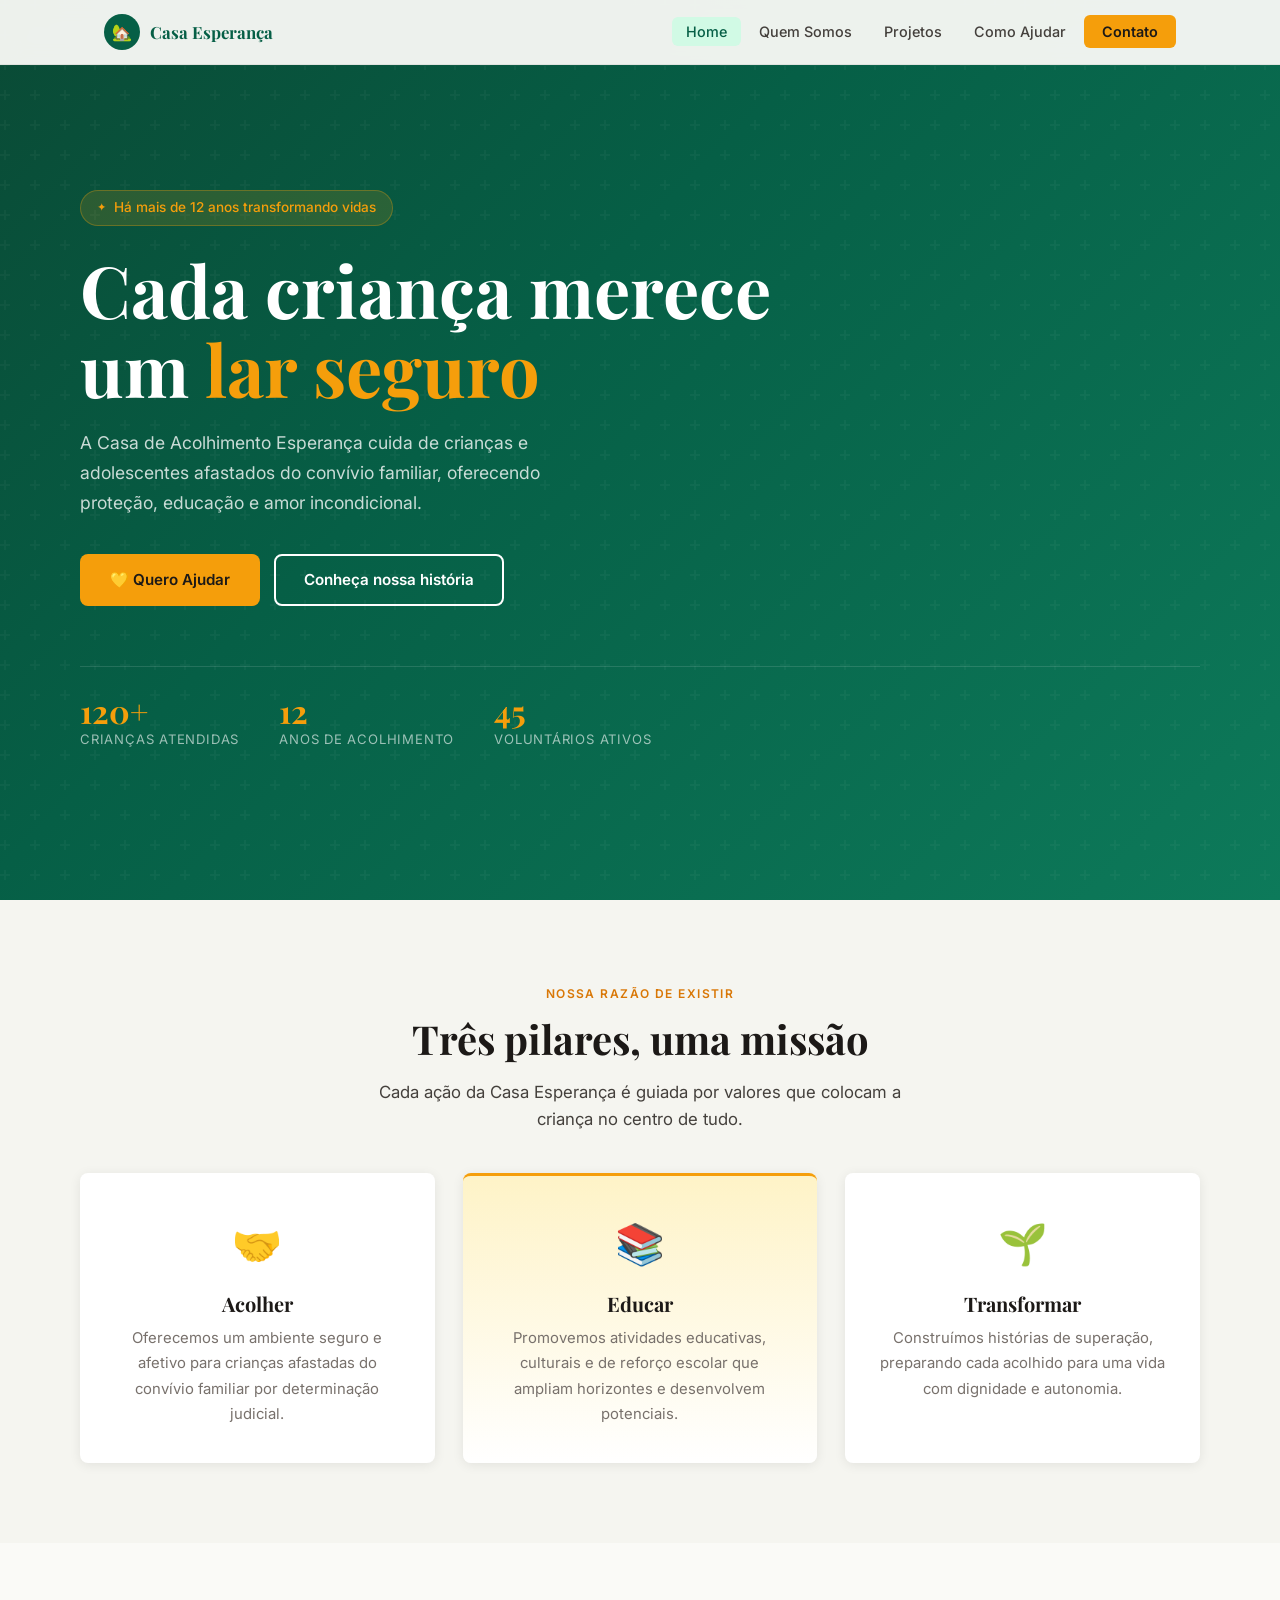
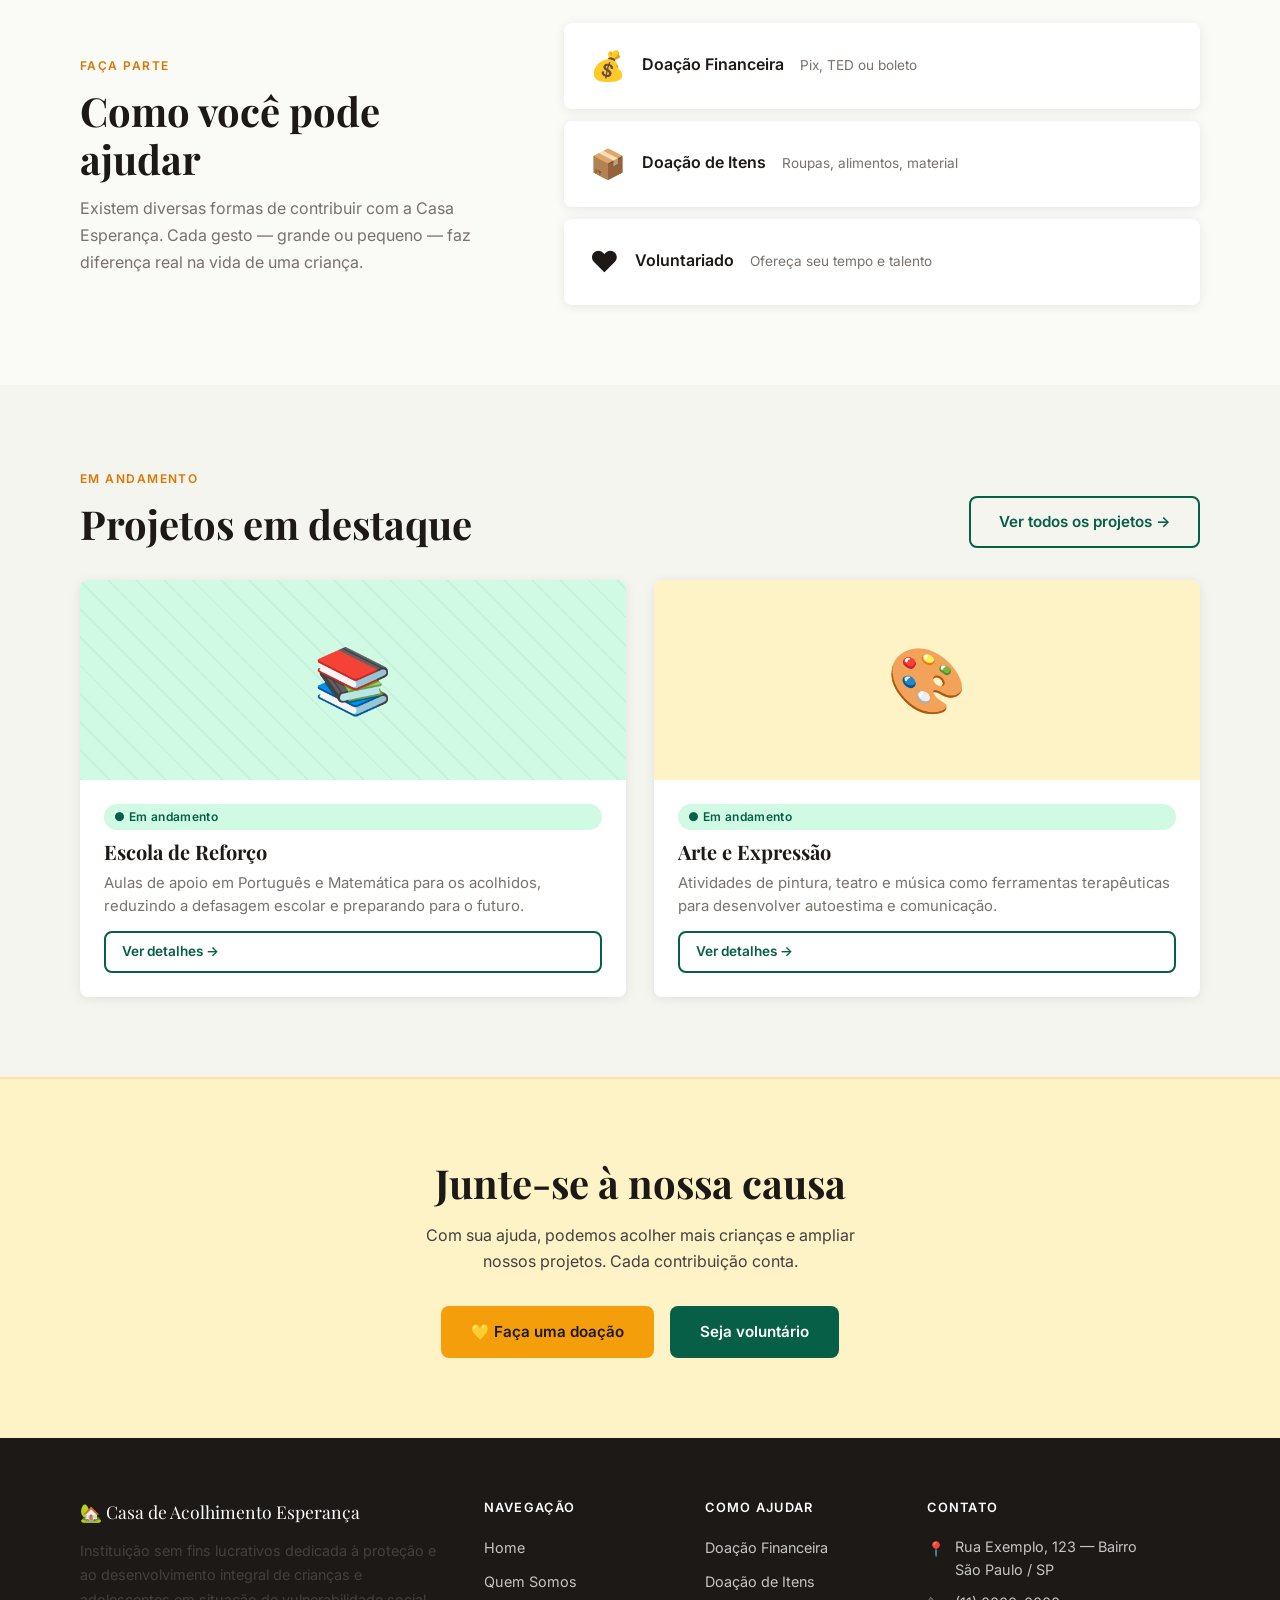
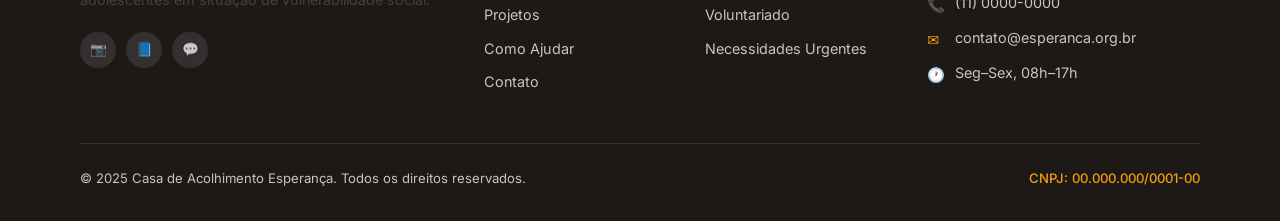
<file: index.html>
<!DOCTYPE html>
<html lang="pt-BR">
<head>
  <meta charset="UTF-8">
  <meta name="viewport" content="width=device-width, initial-scale=1.0">
  <meta name="description" content="Casa de Acolhimento Esperança — protegendo crianças e adolescentes em vulnerabilidade social em São Paulo. Doe, volunarie-se e transforme vidas.">
  <title>Casa de Acolhimento Esperança</title>
  <link rel="stylesheet" href="css/style.css">
  <link rel="stylesheet" href="css/home.css">
</head>
<body>

<!-- ── NAVBAR ── -->
<header class="navbar" role="banner">
  <div class="navbar__inner">
    <a href="index.html" class="navbar__logo" aria-label="Casa de Acolhimento Esperança - Página Inicial">
      <span class="navbar__logo-icon" aria-hidden="true">🏡</span>
      <span>Casa Esperança</span>
    </a>
    <nav aria-label="Navegação principal">
      <ul class="navbar__menu" id="main-menu" role="list">
        <li><a href="index.html"        class="navbar__link active">Home</a></li>
        <li><a href="quem-somos.html"   class="navbar__link">Quem Somos</a></li>
        <li><a href="projetos.html"     class="navbar__link">Projetos</a></li>
        <li><a href="como-ajudar.html"  class="navbar__link">Como Ajudar</a></li>
        <li><a href="contato.html"      class="navbar__link navbar__cta">Contato</a></li>
      </ul>
    </nav>
    <button class="navbar__hamburger" aria-label="Abrir menu" aria-expanded="false" aria-controls="main-menu">
      <span></span><span></span><span></span>
    </button>
  </div>
</header>

<main id="main-content">

<!-- ── HERO ── -->
<section class="hero" aria-label="Chamada principal">
  <div class="hero__overlay" aria-hidden="true"></div>
  <div class="hero__content">
    <span class="hero__eyebrow" data-reveal>Há mais de 12 anos transformando vidas</span>
    <h1 class="hero__title" data-reveal data-delay="1">
      Cada criança merece<br>um <em>lar seguro</em>
    </h1>
    <p class="hero__sub" data-reveal data-delay="2">
      A Casa de Acolhimento Esperança cuida de crianças e adolescentes afastados do convívio familiar,
      oferecendo proteção, educação e amor incondicional.
    </p>
    <div class="hero__actions" data-reveal data-delay="3">
      <a href="como-ajudar.html" class="btn btn-primary">💛 Quero Ajudar</a>
      <a href="quem-somos.html"  class="btn btn-outline">Conheça nossa história</a>
    </div>
    <div class="hero__stats" data-reveal data-delay="3">
      <div class="hero__stat"><strong>120+</strong><span>crianças atendidas</span></div>
      <div class="hero__stat"><strong>12</strong><span>anos de acolhimento</span></div>
      <div class="hero__stat"><strong>45</strong><span>voluntários ativos</span></div>
    </div>
  </div>
</section>

<!-- ── MISSÃO ── -->
<section class="section section--alt" aria-labelledby="missao-title">
  <div class="container text-center">
    <span class="section-label">Nossa Razão de Existir</span>
    <h2 class="section-title" id="missao-title">Três pilares, uma missão</h2>
    <p class="section-sub" style="margin:0 auto 40px">
      Cada ação da Casa Esperança é guiada por valores que colocam a criança no centro de tudo.
    </p>
    <div class="grid-3 missao-grid">
      <div class="missao-card" data-reveal>
        <div class="missao-card__icon">🤝</div>
        <h3>Acolher</h3>
        <p>Oferecemos um ambiente seguro e afetivo para crianças afastadas do convívio familiar por determinação judicial.</p>
      </div>
      <div class="missao-card missao-card--featured" data-reveal data-delay="1">
        <div class="missao-card__icon">📚</div>
        <h3>Educar</h3>
        <p>Promovemos atividades educativas, culturais e de reforço escolar que ampliam horizontes e desenvolvem potenciais.</p>
      </div>
      <div class="missao-card" data-reveal data-delay="2">
        <div class="missao-card__icon">🌱</div>
        <h3>Transformar</h3>
        <p>Construímos histórias de superação, preparando cada acolhido para uma vida com dignidade e autonomia.</p>
      </div>
    </div>
  </div>
</section>

<!-- ── COMO AJUDAR BANNER ── -->
<section class="section" aria-labelledby="ajudar-title">
  <div class="container">
    <div class="como-ajudar-banner">
      <div class="como-ajudar-banner__text" data-reveal>
        <span class="section-label">Faça parte</span>
        <h2 id="ajudar-title">Como você pode ajudar</h2>
        <p>Existem diversas formas de contribuir com a Casa Esperança. Cada gesto — grande ou pequeno — faz diferença real na vida de uma criança.</p>
      </div>
      <div class="como-ajudar-banner__options" data-reveal data-delay="1">
        <a href="como-ajudar.html#financeiro" class="ajuda-option">
          <span class="ajuda-option__icon">💰</span>
          <strong>Doação Financeira</strong>
          <small>Pix, TED ou boleto</small>
        </a>
        <a href="como-ajudar.html#itens" class="ajuda-option">
          <span class="ajuda-option__icon">📦</span>
          <strong>Doação de Itens</strong>
          <small>Roupas, alimentos, material</small>
        </a>
        <a href="como-ajudar.html#voluntariado" class="ajuda-option">
          <span class="ajuda-option__icon">❤️</span>
          <strong>Voluntariado</strong>
          <small>Ofereça seu tempo e talento</small>
        </a>
      </div>
    </div>
  </div>
</section>

<!-- ── PROJETOS EM DESTAQUE ── -->
<section class="section section--alt" aria-labelledby="projetos-title">
  <div class="container">
    <div class="section-header" data-reveal>
      <div>
        <span class="section-label">Em Andamento</span>
        <h2 id="projetos-title">Projetos em destaque</h2>
      </div>
      <a href="projetos.html" class="btn btn-ghost">Ver todos os projetos →</a>
    </div>
    <div class="grid-2 projetos-grid">
      <article class="card projeto-card" data-reveal>
        <div class="projeto-card__img projeto-card__img--edu" role="img" aria-label="Escola de Reforço"></div>
        <div class="projeto-card__body">
          <span class="badge badge-green">● Em andamento</span>
          <h3>Escola de Reforço</h3>
          <p>Aulas de apoio em Português e Matemática para os acolhidos, reduzindo a defasagem escolar e preparando para o futuro.</p>
          <a href="projetos.html" class="btn btn-ghost" style="margin-top:12px;padding:8px 16px;font-size:.85rem;">Ver detalhes →</a>
        </div>
      </article>
      <article class="card projeto-card" data-reveal data-delay="1">
        <div class="projeto-card__img projeto-card__img--arte" role="img" aria-label="Arte e Expressão"></div>
        <div class="projeto-card__body">
          <span class="badge badge-green">● Em andamento</span>
          <h3>Arte e Expressão</h3>
          <p>Atividades de pintura, teatro e música como ferramentas terapêuticas para desenvolver autoestima e comunicação.</p>
          <a href="projetos.html" class="btn btn-ghost" style="margin-top:12px;padding:8px 16px;font-size:.85rem;">Ver detalhes →</a>
        </div>
      </article>
    </div>
  </div>
</section>

<!-- ── IMPACTO NUMBERS ── */
<section class="section section--green" aria-label="Nosso impacto em números">
  <div class="container text-center">
    <span class="section-label" style="color:var(--amber)">Impacto Real</span>
    <h2 style="color:var(--white);margin-bottom:48px">Números que representam vidas</h2>
    <div class="grid-4 impacto-grid">
      <div class="impacto-item" data-reveal>
        <strong>120+</strong>
        <span>crianças atendidas por ano</span>
      </div>
      <div class="impacto-item" data-reveal data-delay="1">
        <strong>95%</strong>
        <span>frequência escolar mantida</span>
      </div>
      <div class="impacto-item" data-reveal data-delay="2">
        <strong>4</strong>
        <span>projetos sociais ativos</span>
      </div>
      <div class="impacto-item" data-reveal data-delay="3">
        <strong>R$0</strong>
        <span>custo para as famílias</span>
      </div>
    </div>
  </div>
</section>

<!-- ── CTA FINAL ── -->
<section class="section cta-section" aria-label="Chamada para ação">
  <div class="container text-center" data-reveal>
    <h2>Junte-se à nossa causa</h2>
    <p style="max-width:480px;margin:16px auto 32px">
      Com sua ajuda, podemos acolher mais crianças e ampliar nossos projetos. Cada contribuição conta.
    </p>
    <div style="display:flex;gap:16px;justify-content:center;flex-wrap:wrap">
      <a href="como-ajudar.html" class="btn btn-primary">💛 Faça uma doação</a>
      <a href="contato.html"     class="btn btn-green">Seja voluntário</a>
    </div>
  </div>
</section>

</main>

<!-- ── FOOTER ── -->
<footer class="footer" role="contentinfo">
  <div class="footer__grid">
    <div>
      <div class="footer__brand">🏡 Casa de Acolhimento Esperança</div>
      <p class="footer__desc">Instituição sem fins lucrativos dedicada à proteção e ao desenvolvimento integral de crianças e adolescentes em situação de vulnerabilidade social.</p>
      <div class="footer__socials">
        <a href="#" class="footer__social" aria-label="Instagram">📷</a>
        <a href="#" class="footer__social" aria-label="Facebook">📘</a>
        <a href="#" class="footer__social" aria-label="WhatsApp">💬</a>
      </div>
    </div>
    <div>
      <div class="footer__col-title">Navegação</div>
      <ul class="footer__links">
        <li><a href="index.html">Home</a></li>
        <li><a href="quem-somos.html">Quem Somos</a></li>
        <li><a href="projetos.html">Projetos</a></li>
        <li><a href="como-ajudar.html">Como Ajudar</a></li>
        <li><a href="contato.html">Contato</a></li>
      </ul>
    </div>
    <div>
      <div class="footer__col-title">Como Ajudar</div>
      <ul class="footer__links">
        <li><a href="como-ajudar.html#financeiro">Doação Financeira</a></li>
        <li><a href="como-ajudar.html#itens">Doação de Itens</a></li>
        <li><a href="como-ajudar.html#voluntariado">Voluntariado</a></li>
        <li><a href="como-ajudar.html#urgentes">Necessidades Urgentes</a></li>
      </ul>
    </div>
    <div>
      <div class="footer__col-title">Contato</div>
      <div class="footer__contact-item"><span class="footer__contact-icon">📍</span><span>Rua Exemplo, 123 — Bairro<br>São Paulo / SP</span></div>
      <div class="footer__contact-item"><span class="footer__contact-icon">📞</span><span>(11) 0000-0000</span></div>
      <div class="footer__contact-item"><span class="footer__contact-icon">✉️</span><span>contato@esperanca.org.br</span></div>
      <div class="footer__contact-item"><span class="footer__contact-icon">🕐</span><span>Seg–Sex, 08h–17h</span></div>
    </div>
  </div>
  <div class="footer__bottom">
    <span>© 2025 Casa de Acolhimento Esperança. Todos os direitos reservados.</span>
    <span class="footer__cnpj">CNPJ: 00.000.000/0001-00</span>
  </div>
</footer>

<script src="js/global.js"></script>
</body>
</html>
</file>
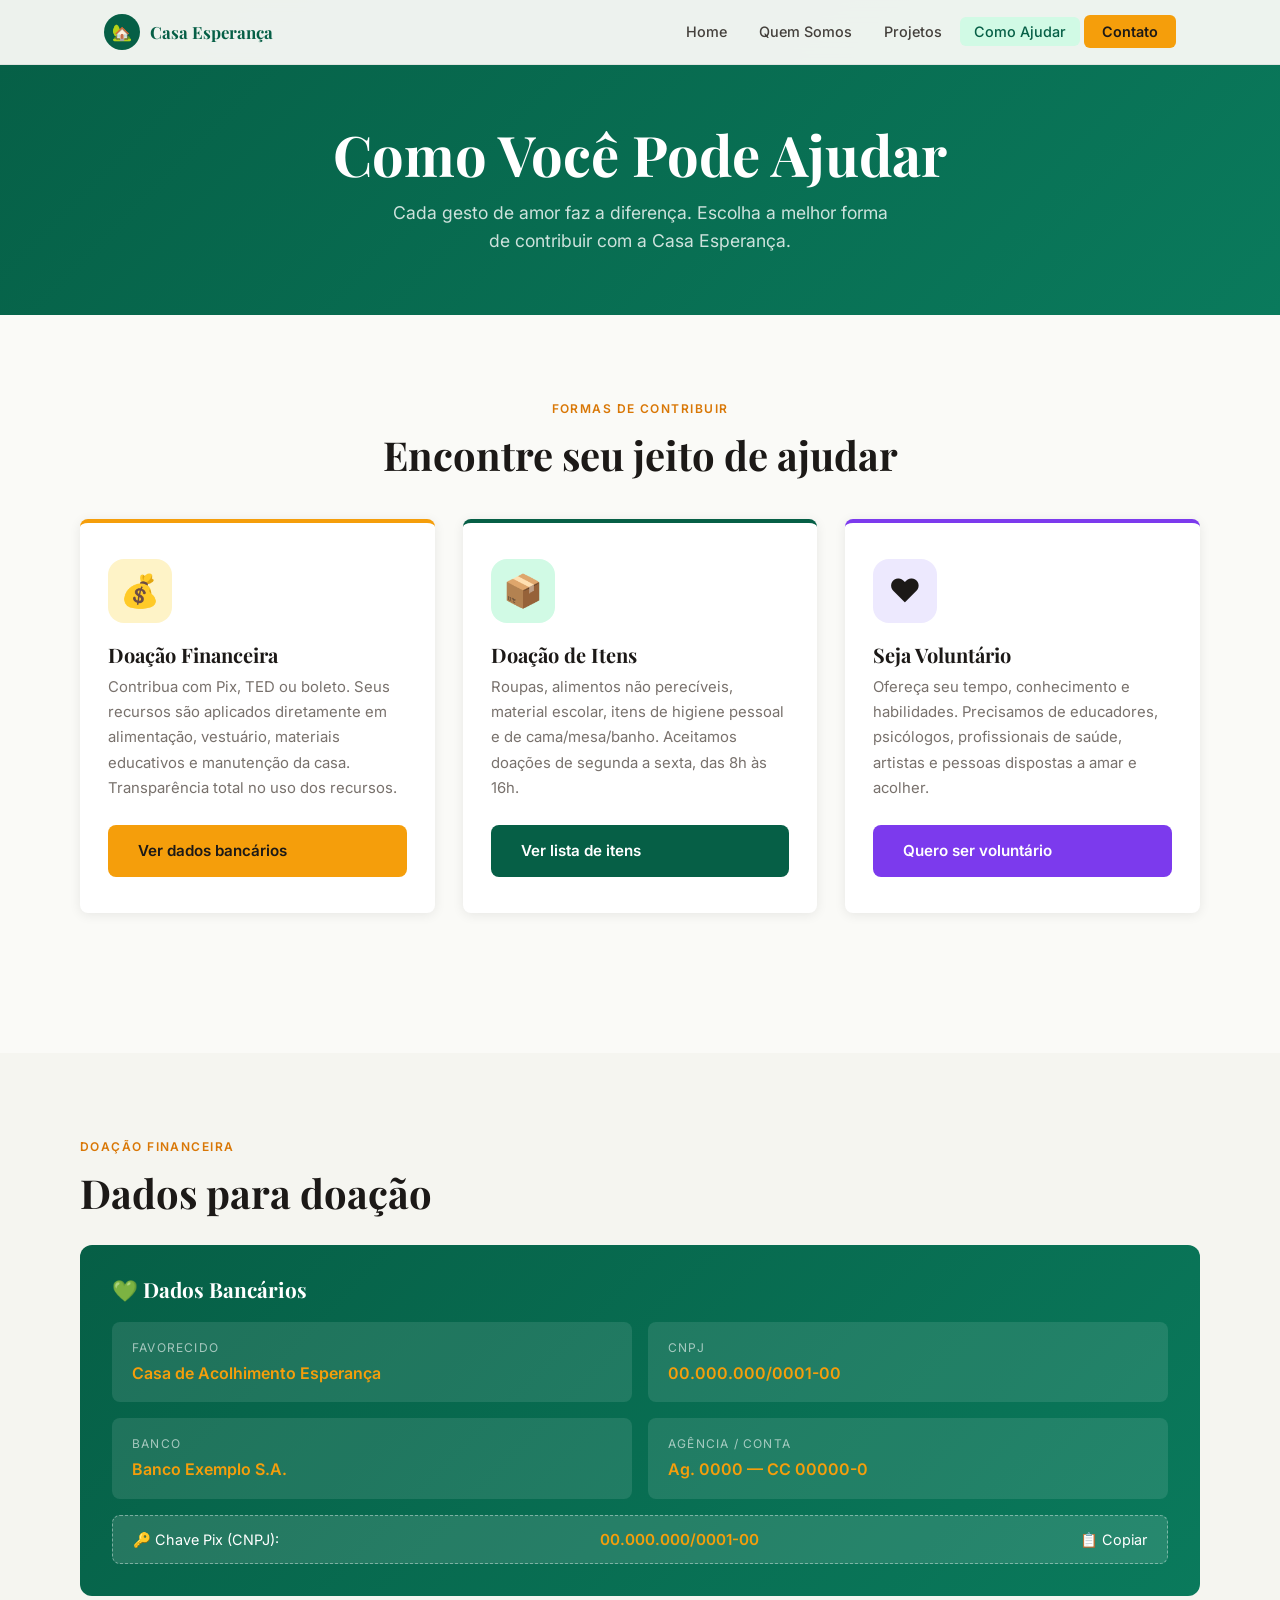
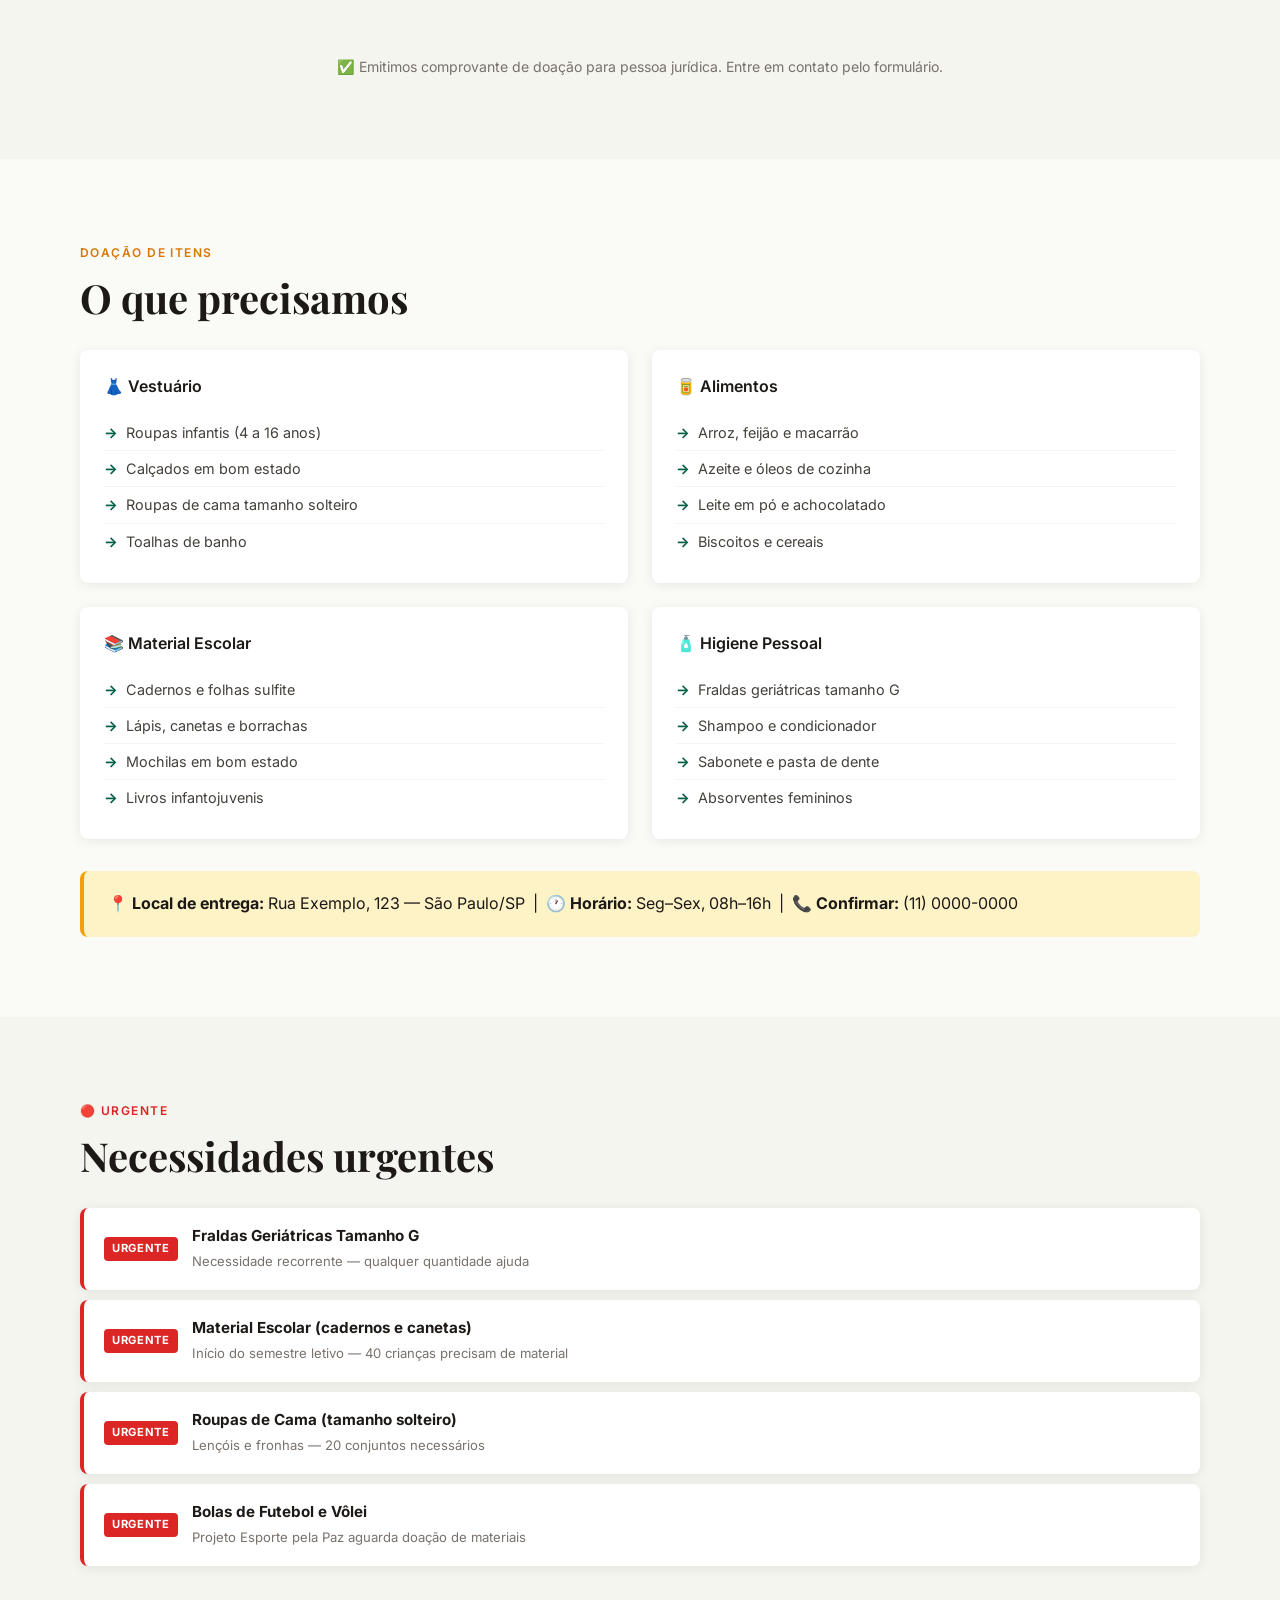
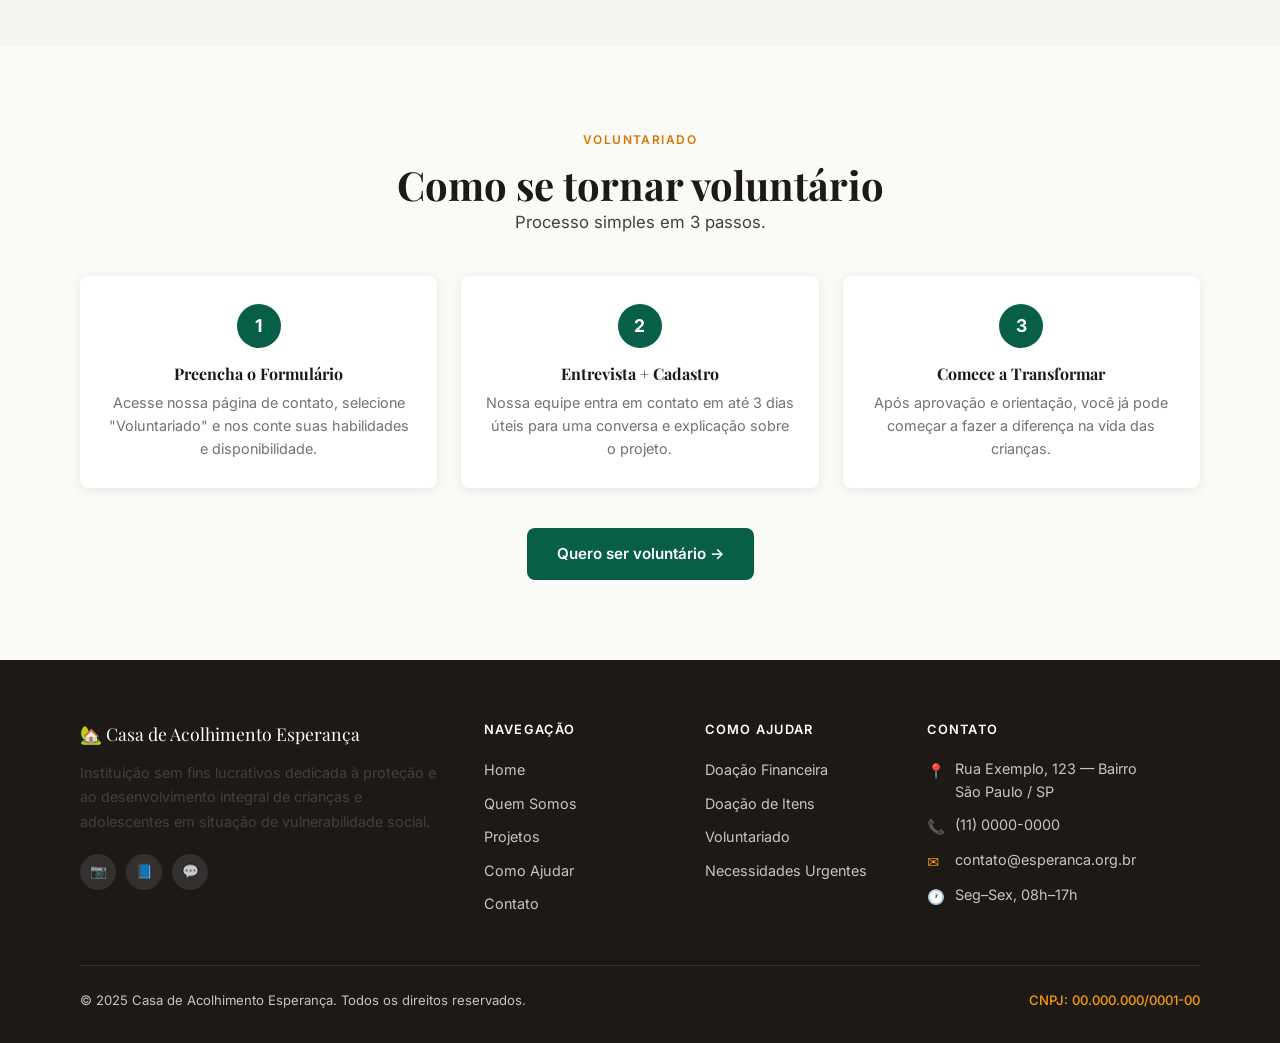
<file: como-ajudar.html>
<!DOCTYPE html>
<html lang="pt-BR">
<head>
  <meta charset="UTF-8">
  <meta name="viewport" content="width=device-width, initial-scale=1.0">
  <meta name="description" content="Veja como ajudar a Casa de Acolhimento Esperança: doação financeira via Pix, doação de itens ou voluntariado.">
  <title>Como Ajudar — Casa de Acolhimento Esperança</title>
  <link rel="stylesheet" href="css/style.css">
  <style>
    /* MODALIDADES */
    .modalidades-grid {
      display: grid;
      grid-template-columns: repeat(3, 1fr);
      gap: 28px;
      margin-bottom: 60px;
    }
    .modalidade-card {
      background: var(--white);
      border-radius: var(--radius);
      padding: 36px 28px;
      box-shadow: var(--shadow);
      display: flex;
      flex-direction: column;
      border-top: 4px solid var(--stone);
      transition: transform var(--transition), box-shadow var(--transition), border-color var(--transition);
    }
    .modalidade-card:hover { transform: translateY(-6px); box-shadow: var(--shadow-md); }
    .modalidade-card--financeiro { border-top-color: var(--amber); }
    .modalidade-card--itens      { border-top-color: var(--green); }
    .modalidade-card--voluntario { border-top-color: #7c3aed; }

    .modalidade-icon {
      width: 64px; height: 64px;
      border-radius: 16px;
      display: flex; align-items: center; justify-content: center;
      font-size: 2rem;
      margin-bottom: 20px;
    }
    .modalidade-icon--fin  { background: var(--amber-light); }
    .modalidade-icon--ite  { background: var(--green-light); }
    .modalidade-icon--vol  { background: #ede9fe; }

    .modalidade-card h3 { margin-bottom: 8px; }
    .modalidade-card p  { color: var(--text-light); font-size: .93rem; line-height: 1.7; flex: 1; margin-bottom: 24px; }

    /* PIX BLOCK */
    .pix-block {
      background: linear-gradient(135deg, var(--green) 0%, #0a7a5c 100%);
      border-radius: 12px;
      padding: 32px;
      color: var(--white);
      margin-bottom: 60px;
    }
    .pix-block h3 { color: var(--white); font-size: 1.3rem; margin-bottom: 20px; }
    .pix-data {
      display: grid;
      grid-template-columns: repeat(2, 1fr);
      gap: 16px;
    }
    .pix-item {
      background: rgba(255,255,255,.1);
      border-radius: 8px;
      padding: 16px 20px;
    }
    .pix-item__label { font-size: .75rem; text-transform: uppercase; letter-spacing: .1em; color: rgba(255,255,255,.6); margin-bottom: 4px; }
    .pix-item__value { font-size: 1rem; font-weight: 600; color: var(--amber); word-break: break-all; }
    .pix-copy {
      display: flex;
      align-items: center;
      gap: 8px;
      background: rgba(255,255,255,.12);
      border: 1px dashed rgba(255,255,255,.4);
      border-radius: 8px;
      padding: 14px 20px;
      margin-top: 16px;
      cursor: pointer;
      width: 100%;
      color: var(--white);
      font-family: var(--font-body);
      font-size: .9rem;
      transition: var(--transition);
    }
    .pix-copy:hover { background: rgba(255,255,255,.2); }
    .pix-copy .chave { flex: 1; font-weight: 600; color: var(--amber); font-size: .95rem; }

    /* ITENS SECTION */
    .itens-grid {
      display: grid;
      grid-template-columns: repeat(2, 1fr);
      gap: 24px;
      margin-bottom: 32px;
    }
    .item-categoria {
      background: var(--white);
      border-radius: var(--radius);
      padding: 24px;
      box-shadow: var(--shadow);
    }
    .item-categoria__title {
      display: flex;
      align-items: center;
      gap: 10px;
      margin-bottom: 16px;
      font-size: 1rem;
      font-weight: 600;
    }
    .item-categoria ul { padding-left: 0; }
    .item-categoria li {
      display: flex;
      align-items: center;
      gap: 8px;
      padding: 6px 0;
      border-bottom: 1px solid var(--stone);
      font-size: .9rem;
      color: var(--text-mid);
    }
    .item-categoria li:last-child { border-bottom: none; }
    .item-categoria li::before { content: '→'; color: var(--green); font-weight: 700; }

    /* URGENTES */
    .urgentes-list { display: flex; flex-direction: column; gap: 10px; }
    .urgente-item {
      display: flex;
      align-items: center;
      gap: 14px;
      background: var(--white);
      border-radius: var(--radius);
      padding: 16px 20px;
      box-shadow: var(--shadow);
      border-left: 4px solid var(--red);
    }
    .urgente-badge {
      background: var(--red);
      color: var(--white);
      font-size: .7rem;
      font-weight: 700;
      padding: 3px 8px;
      border-radius: 4px;
      letter-spacing: .06em;
      flex-shrink: 0;
    }
    .urgente-item__info { flex: 1; }
    .urgente-item__info strong { display: block; font-size: .95rem; }
    .urgente-item__info small  { color: var(--text-light); font-size: .82rem; }

    /* VOLUNTARIADO */
    .voluntario-steps {
      display: grid;
      grid-template-columns: repeat(3, 1fr);
      gap: 24px;
    }
    .step-card {
      background: var(--white);
      border-radius: var(--radius);
      padding: 28px 24px;
      box-shadow: var(--shadow);
      text-align: center;
      position: relative;
    }
    .step-number {
      width: 44px; height: 44px;
      background: var(--green);
      color: var(--white);
      border-radius: 50%;
      display: flex; align-items: center; justify-content: center;
      font-weight: 700;
      font-size: 1.1rem;
      margin: 0 auto 16px;
    }
    .step-card h4 { margin-bottom: 8px; }
    .step-card p  { font-size: .9rem; color: var(--text-light); line-height: 1.6; }

    /* TOAST */
    .toast {
      position: fixed;
      bottom: 24px; right: 24px;
      background: var(--green);
      color: var(--white);
      padding: 12px 20px;
      border-radius: 8px;
      font-size: .9rem;
      font-weight: 500;
      box-shadow: var(--shadow-md);
      opacity: 0;
      transform: translateY(12px);
      transition: opacity .3s, transform .3s;
      z-index: 9999;
      pointer-events: none;
    }
    .toast.show { opacity: 1; transform: none; }

    @media (max-width: 768px) {
      .modalidades-grid  { grid-template-columns: 1fr; }
      .pix-data          { grid-template-columns: 1fr; }
      .itens-grid        { grid-template-columns: 1fr; }
      .voluntario-steps  { grid-template-columns: 1fr; }
    }
    @media (max-width: 480px) {
      .pix-block { padding: 20px; }
    }
  </style>
</head>
<body>

<header class="navbar" role="banner">
  <div class="navbar__inner">
    <a href="index.html" class="navbar__logo" aria-label="Casa de Acolhimento Esperança - Página Inicial">
      <span class="navbar__logo-icon" aria-hidden="true">🏡</span>
      <span>Casa Esperança</span>
    </a>
    <nav aria-label="Navegação principal">
      <ul class="navbar__menu" id="main-menu" role="list">
        <li><a href="index.html"        class="navbar__link">Home</a></li>
        <li><a href="quem-somos.html"   class="navbar__link">Quem Somos</a></li>
        <li><a href="projetos.html"     class="navbar__link">Projetos</a></li>
        <li><a href="como-ajudar.html"  class="navbar__link active">Como Ajudar</a></li>
        <li><a href="contato.html"      class="navbar__link navbar__cta">Contato</a></li>
      </ul>
    </nav>
    <button class="navbar__hamburger" aria-label="Abrir menu" aria-expanded="false" aria-controls="main-menu">
      <span></span><span></span><span></span>
    </button>
  </div>
</header>

<main id="main-content">

<section class="page-header">
  <h1>Como Você Pode Ajudar</h1>
  <p>Cada gesto de amor faz a diferença. Escolha a melhor forma de contribuir com a Casa Esperança.</p>
</section>

<!-- MODALIDADES -->
<section class="section" id="modalidades" aria-labelledby="mod-title">
  <div class="container">
    <div class="text-center" style="margin-bottom:40px" data-reveal>
      <span class="section-label">Formas de Contribuir</span>
      <h2 id="mod-title">Encontre seu jeito de ajudar</h2>
    </div>
    <div class="modalidades-grid">
      <div class="modalidade-card modalidade-card--financeiro" data-reveal>
        <div class="modalidade-icon modalidade-icon--fin">💰</div>
        <h3>Doação Financeira</h3>
        <p>Contribua com Pix, TED ou boleto. Seus recursos são aplicados diretamente em alimentação, vestuário, materiais educativos e manutenção da casa. Transparência total no uso dos recursos.</p>
        <a href="#financeiro" class="btn btn-primary">Ver dados bancários</a>
      </div>
      <div class="modalidade-card modalidade-card--itens" data-reveal data-delay="1">
        <div class="modalidade-icon modalidade-icon--ite">📦</div>
        <h3>Doação de Itens</h3>
        <p>Roupas, alimentos não perecíveis, material escolar, itens de higiene pessoal e de cama/mesa/banho. Aceitamos doações de segunda a sexta, das 8h às 16h.</p>
        <a href="#itens" class="btn btn-green">Ver lista de itens</a>
      </div>
      <div class="modalidade-card modalidade-card--voluntario" data-reveal data-delay="2">
        <div class="modalidade-icon modalidade-icon--vol">❤️</div>
        <h3>Seja Voluntário</h3>
        <p>Ofereça seu tempo, conhecimento e habilidades. Precisamos de educadores, psicólogos, profissionais de saúde, artistas e pessoas dispostas a amar e acolher.</p>
        <a href="contato.html" class="btn" style="background:#7c3aed;color:white">Quero ser voluntário</a>
      </div>
    </div>
  </div>
</section>

<!-- DOAÇÃO FINANCEIRA -->
<section class="section section--alt" id="financeiro" aria-labelledby="fin-title">
  <div class="container" data-reveal>
    <span class="section-label">Doação Financeira</span>
    <h2 id="fin-title" style="margin-bottom:28px">Dados para doação</h2>
    <div class="pix-block">
      <h3>💚 Dados Bancários</h3>
      <div class="pix-data">
        <div class="pix-item">
          <div class="pix-item__label">Favorecido</div>
          <div class="pix-item__value">Casa de Acolhimento Esperança</div>
        </div>
        <div class="pix-item">
          <div class="pix-item__label">CNPJ</div>
          <div class="pix-item__value">00.000.000/0001-00</div>
        </div>
        <div class="pix-item">
          <div class="pix-item__label">Banco</div>
          <div class="pix-item__value">Banco Exemplo S.A.</div>
        </div>
        <div class="pix-item">
          <div class="pix-item__label">Agência / Conta</div>
          <div class="pix-item__value">Ag. 0000 — CC 00000-0</div>
        </div>
      </div>
      <button class="pix-copy" onclick="copiarPix()" aria-label="Copiar chave Pix">
        <span>🔑 Chave Pix (CNPJ):</span>
        <span class="chave">00.000.000/0001-00</span>
        <span id="copy-icon">📋 Copiar</span>
      </button>
    </div>
    <p style="color:var(--text-light);font-size:.88rem;text-align:center">
      ✅ Emitimos comprovante de doação para pessoa jurídica. Entre em contato pelo formulário.
    </p>
  </div>
</section>

<!-- ITENS -->
<section class="section" id="itens" aria-labelledby="itens-title">
  <div class="container">
    <div data-reveal>
      <span class="section-label">Doação de Itens</span>
      <h2 id="itens-title" style="margin-bottom:28px">O que precisamos</h2>
    </div>
    <div class="itens-grid" data-reveal data-delay="1">
      <div class="item-categoria">
        <div class="item-categoria__title">👗 Vestuário</div>
        <ul>
          <li>Roupas infantis (4 a 16 anos)</li>
          <li>Calçados em bom estado</li>
          <li>Roupas de cama tamanho solteiro</li>
          <li>Toalhas de banho</li>
        </ul>
      </div>
      <div class="item-categoria">
        <div class="item-categoria__title">🥫 Alimentos</div>
        <ul>
          <li>Arroz, feijão e macarrão</li>
          <li>Azeite e óleos de cozinha</li>
          <li>Leite em pó e achocolatado</li>
          <li>Biscoitos e cereais</li>
        </ul>
      </div>
      <div class="item-categoria">
        <div class="item-categoria__title">📚 Material Escolar</div>
        <ul>
          <li>Cadernos e folhas sulfite</li>
          <li>Lápis, canetas e borrachas</li>
          <li>Mochilas em bom estado</li>
          <li>Livros infantojuvenis</li>
        </ul>
      </div>
      <div class="item-categoria">
        <div class="item-categoria__title">🧴 Higiene Pessoal</div>
        <ul>
          <li>Fraldas geriátricas tamanho G</li>
          <li>Shampoo e condicionador</li>
          <li>Sabonete e pasta de dente</li>
          <li>Absorventes femininos</li>
        </ul>
      </div>
    </div>
    <div style="background:var(--amber-light);border-radius:var(--radius);padding:20px 24px;margin-top:8px;border-left:4px solid var(--amber)">
      <strong>📍 Local de entrega:</strong> Rua Exemplo, 123 — São Paulo/SP
      &nbsp;|&nbsp; <strong>🕐 Horário:</strong> Seg–Sex, 08h–16h
      &nbsp;|&nbsp; <strong>📞 Confirmar:</strong> (11) 0000-0000
    </div>
  </div>
</section>

<!-- URGENTES -->
<section class="section section--alt" id="urgentes" aria-labelledby="urg-title">
  <div class="container">
    <div data-reveal>
      <span class="section-label" style="color:var(--red)">🔴 Urgente</span>
      <h2 id="urg-title" style="margin-bottom:28px">Necessidades urgentes</h2>
    </div>
    <div class="urgentes-list" data-reveal data-delay="1">
      <div class="urgente-item">
        <span class="urgente-badge">URGENTE</span>
        <div class="urgente-item__info">
          <strong>Fraldas Geriátricas Tamanho G</strong>
          <small>Necessidade recorrente — qualquer quantidade ajuda</small>
        </div>
      </div>
      <div class="urgente-item">
        <span class="urgente-badge">URGENTE</span>
        <div class="urgente-item__info">
          <strong>Material Escolar (cadernos e canetas)</strong>
          <small>Início do semestre letivo — 40 crianças precisam de material</small>
        </div>
      </div>
      <div class="urgente-item">
        <span class="urgente-badge">URGENTE</span>
        <div class="urgente-item__info">
          <strong>Roupas de Cama (tamanho solteiro)</strong>
          <small>Lençóis e fronhas — 20 conjuntos necessários</small>
        </div>
      </div>
      <div class="urgente-item">
        <span class="urgente-badge">URGENTE</span>
        <div class="urgente-item__info">
          <strong>Bolas de Futebol e Vôlei</strong>
          <small>Projeto Esporte pela Paz aguarda doação de materiais</small>
        </div>
      </div>
    </div>
  </div>
</section>

<!-- VOLUNTARIADO -->
<section class="section" id="voluntariado" aria-labelledby="vol-title">
  <div class="container">
    <div class="text-center" style="margin-bottom:40px" data-reveal>
      <span class="section-label">Voluntariado</span>
      <h2 id="vol-title">Como se tornar voluntário</h2>
      <p class="section-sub" style="margin:0 auto">Processo simples em 3 passos.</p>
    </div>
    <div class="voluntario-steps" data-reveal>
      <div class="step-card">
        <div class="step-number">1</div>
        <h4>Preencha o Formulário</h4>
        <p>Acesse nossa página de contato, selecione "Voluntariado" e nos conte suas habilidades e disponibilidade.</p>
      </div>
      <div class="step-card">
        <div class="step-number">2</div>
        <h4>Entrevista + Cadastro</h4>
        <p>Nossa equipe entra em contato em até 3 dias úteis para uma conversa e explicação sobre o projeto.</p>
      </div>
      <div class="step-card">
        <div class="step-number">3</div>
        <h4>Comece a Transformar</h4>
        <p>Após aprovação e orientação, você já pode começar a fazer a diferença na vida das crianças.</p>
      </div>
    </div>
    <div class="text-center" style="margin-top:40px">
      <a href="contato.html" class="btn btn-green">Quero ser voluntário →</a>
    </div>
  </div>
</section>

</main>

<!-- TOAST -->
<div class="toast" id="toast" role="status" aria-live="polite">✅ Chave Pix copiada!</div>

<footer class="footer" role="contentinfo">
  <div class="footer__grid">
    <div>
      <div class="footer__brand">🏡 Casa de Acolhimento Esperança</div>
      <p class="footer__desc">Instituição sem fins lucrativos dedicada à proteção e ao desenvolvimento integral de crianças e adolescentes em situação de vulnerabilidade social.</p>
      <div class="footer__socials">
        <a href="#" class="footer__social" aria-label="Instagram">📷</a>
        <a href="#" class="footer__social" aria-label="Facebook">📘</a>
        <a href="#" class="footer__social" aria-label="WhatsApp">💬</a>
      </div>
    </div>
    <div>
      <div class="footer__col-title">Navegação</div>
      <ul class="footer__links">
        <li><a href="index.html">Home</a></li>
        <li><a href="quem-somos.html">Quem Somos</a></li>
        <li><a href="projetos.html">Projetos</a></li>
        <li><a href="como-ajudar.html">Como Ajudar</a></li>
        <li><a href="contato.html">Contato</a></li>
      </ul>
    </div>
    <div>
      <div class="footer__col-title">Como Ajudar</div>
      <ul class="footer__links">
        <li><a href="#financeiro">Doação Financeira</a></li>
        <li><a href="#itens">Doação de Itens</a></li>
        <li><a href="#voluntariado">Voluntariado</a></li>
        <li><a href="#urgentes">Necessidades Urgentes</a></li>
      </ul>
    </div>
    <div>
      <div class="footer__col-title">Contato</div>
      <div class="footer__contact-item"><span class="footer__contact-icon">📍</span><span>Rua Exemplo, 123 — Bairro<br>São Paulo / SP</span></div>
      <div class="footer__contact-item"><span class="footer__contact-icon">📞</span><span>(11) 0000-0000</span></div>
      <div class="footer__contact-item"><span class="footer__contact-icon">✉️</span><span>contato@esperanca.org.br</span></div>
      <div class="footer__contact-item"><span class="footer__contact-icon">🕐</span><span>Seg–Sex, 08h–17h</span></div>
    </div>
  </div>
  <div class="footer__bottom">
    <span>© 2025 Casa de Acolhimento Esperança. Todos os direitos reservados.</span>
    <span class="footer__cnpj">CNPJ: 00.000.000/0001-00</span>
  </div>
</footer>

<script src="js/global.js"></script>
<script>
function copiarPix() {
  const chave = '00.000.000/0001-00';
  if (navigator.clipboard) {
    navigator.clipboard.writeText(chave).then(mostrarToast);
  } else {
    const el = document.createElement('textarea');
    el.value = chave;
    document.body.appendChild(el);
    el.select();
    document.execCommand('copy');
    document.body.removeChild(el);
    mostrarToast();
  }
}

function mostrarToast() {
  const t = document.getElementById('toast');
  t.classList.add('show');
  setTimeout(() => t.classList.remove('show'), 2800);
}
</script>
</body>
</html>
</file>
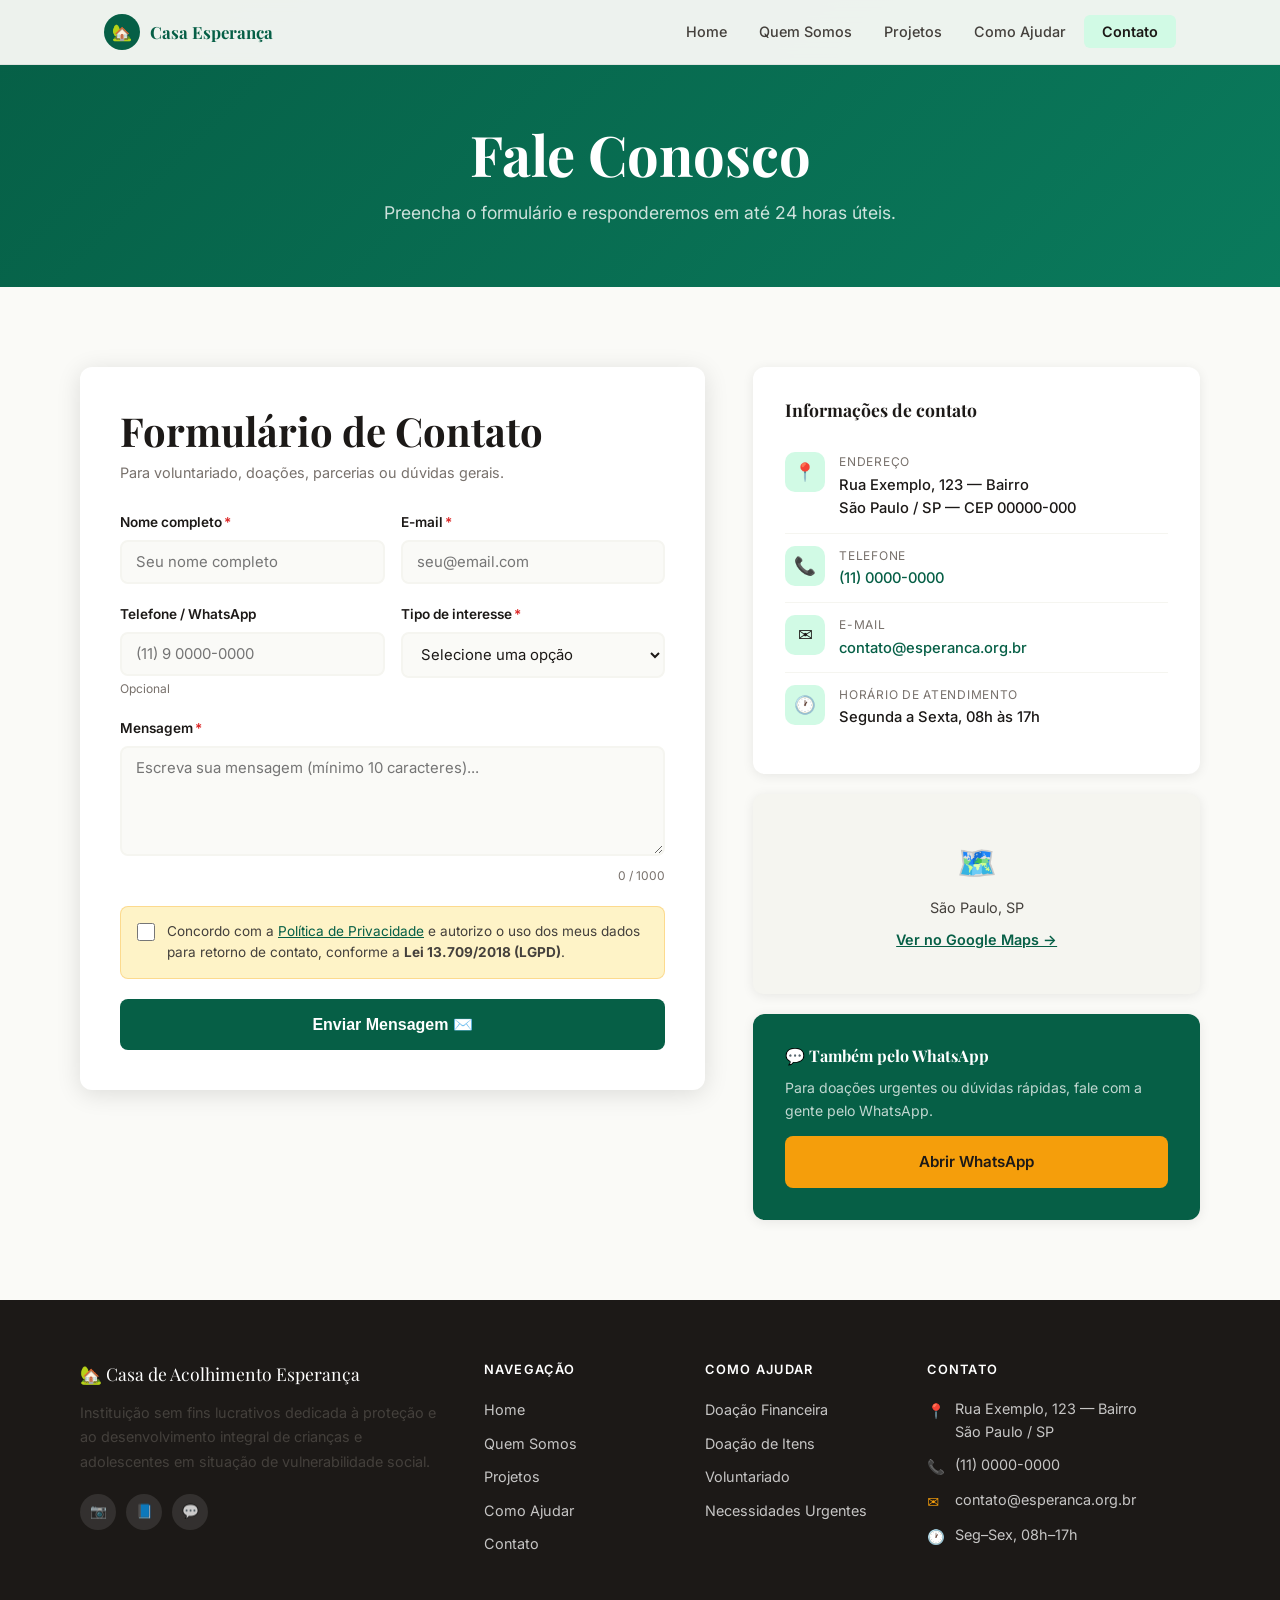
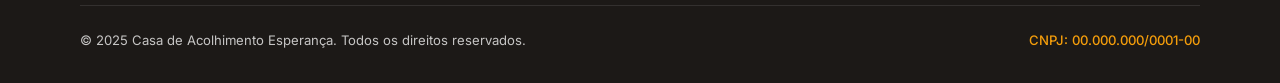
<file: contato.html>
<!DOCTYPE html>
<html lang="pt-BR">
<head>
  <meta charset="UTF-8">
  <meta name="viewport" content="width=device-width, initial-scale=1.0">
  <meta name="description" content="Fale com a Casa de Acolhimento Esperança. Formulário para voluntariado, doações e parcerias.">
  <title>Contato — Casa de Acolhimento Esperança</title>
  <link rel="stylesheet" href="css/style.css">
  <style>
    .contato-grid {
      display: grid;
      grid-template-columns: 1.4fr 1fr;
      gap: 48px;
      align-items: start;
    }

    /* FORM */
    .form-card {
      background: var(--white);
      border-radius: 12px;
      padding: 40px;
      box-shadow: var(--shadow-md);
    }
    .form-card h2 { margin-bottom: 6px; }
    .form-card > p { color: var(--text-light); font-size: .9rem; margin-bottom: 28px; }

    .form-group { margin-bottom: 20px; position: relative; }
    .form-label {
      display: block;
      font-size: .85rem;
      font-weight: 600;
      color: var(--text);
      margin-bottom: 6px;
    }
    .form-label .req { color: var(--red); margin-left: 2px; }

    .form-input {
      width: 100%;
      padding: 11px 14px;
      border: 2px solid var(--stone);
      border-radius: var(--radius);
      font-family: var(--font-body);
      font-size: .93rem;
      color: var(--text);
      background: var(--cream);
      transition: border-color var(--transition), box-shadow var(--transition);
      outline: none;
    }
    .form-input:focus    { border-color: var(--green); box-shadow: 0 0 0 3px rgba(6,95,70,.12); background: var(--white); }
    .form-input.error    { border-color: var(--red); }
    .form-input.success  { border-color: var(--green); }

    .form-error {
      display: none;
      font-size: .8rem;
      color: var(--red);
      margin-top: 4px;
    }
    .form-error.show { display: block; }

    .form-row { display: grid; grid-template-columns: 1fr 1fr; gap: 16px; }

    textarea.form-input { resize: vertical; min-height: 110px; }
    select.form-input   { cursor: pointer; }

    .char-count { text-align: right; font-size: .75rem; color: var(--text-light); margin-top: 3px; }
    .char-count.warn { color: var(--amber-dark); }
    .char-count.min-ok { color: var(--green); }

    /* LGPD */
    .lgpd-group {
      display: flex;
      align-items: flex-start;
      gap: 12px;
      background: var(--amber-light);
      border-radius: var(--radius);
      padding: 14px 16px;
      margin-bottom: 20px;
      border: 1px solid rgba(245,158,11,.3);
    }
    .lgpd-group input[type=checkbox] {
      width: 18px; height: 18px;
      accent-color: var(--green);
      flex-shrink: 0;
      margin-top: 2px;
      cursor: pointer;
    }
    .lgpd-group label { font-size: .85rem; color: var(--text-mid); cursor: pointer; }
    .lgpd-group a { color: var(--green); text-decoration: underline; }
    .lgpd-group.error-state { background: var(--red-light); border-color: var(--red); }

    /* SUBMIT */
    .btn-submit {
      width: 100%;
      justify-content: center;
      padding: 14px;
      font-size: 1rem;
      font-weight: 700;
    }
    .btn-submit:disabled { opacity: .6; cursor: not-allowed; transform: none !important; }

    /* SUCCESS STATE */
    .form-success {
      display: none;
      text-align: center;
      padding: 40px 20px;
    }
    .form-success.show { display: block; }
    .form-success__icon { font-size: 3.5rem; margin-bottom: 16px; }
    .form-success h3    { margin-bottom: 8px; color: var(--green); }
    .form-success p     { color: var(--text-light); }

    /* CONTACT INFO */
    .info-card {
      background: var(--white);
      border-radius: 12px;
      padding: 32px;
      box-shadow: var(--shadow);
      margin-bottom: 20px;
    }
    .info-card h3 { margin-bottom: 20px; font-size: 1.1rem; }
    .info-item {
      display: flex;
      gap: 14px;
      padding: 12px 0;
      border-bottom: 1px solid var(--stone);
    }
    .info-item:last-child { border-bottom: none; }
    .info-item__icon {
      width: 40px; height: 40px;
      background: var(--green-light);
      border-radius: 10px;
      display: flex; align-items: center; justify-content: center;
      font-size: 1.1rem;
      flex-shrink: 0;
    }
    .info-item__label { font-size: .75rem; color: var(--text-light); text-transform: uppercase; letter-spacing: .06em; margin-bottom: 2px; }
    .info-item__value { font-size: .92rem; font-weight: 500; color: var(--text); }

    /* MAP */
    .map-embed {
      border-radius: 10px;
      overflow: hidden;
      box-shadow: var(--shadow);
      background: var(--stone);
      height: 200px;
      display: flex;
      align-items: center;
      justify-content: center;
      text-align: center;
      color: var(--text-light);
      font-size: .9rem;
      flex-direction: column;
      gap: 8px;
    }
    .map-embed a { color: var(--green); font-weight: 600; text-decoration: underline; }

    @media (max-width: 900px) {
      .contato-grid { grid-template-columns: 1fr; }
      .form-card    { padding: 28px 20px; }
      .form-row     { grid-template-columns: 1fr; }
    }
  </style>
</head>
<body>

<header class="navbar" role="banner">
  <div class="navbar__inner">
    <a href="index.html" class="navbar__logo" aria-label="Casa de Acolhimento Esperança - Página Inicial">
      <span class="navbar__logo-icon" aria-hidden="true">🏡</span>
      <span>Casa Esperança</span>
    </a>
    <nav aria-label="Navegação principal">
      <ul class="navbar__menu" id="main-menu" role="list">
        <li><a href="index.html"        class="navbar__link">Home</a></li>
        <li><a href="quem-somos.html"   class="navbar__link">Quem Somos</a></li>
        <li><a href="projetos.html"     class="navbar__link">Projetos</a></li>
        <li><a href="como-ajudar.html"  class="navbar__link">Como Ajudar</a></li>
        <li><a href="contato.html"      class="navbar__link active navbar__cta">Contato</a></li>
      </ul>
    </nav>
    <button class="navbar__hamburger" aria-label="Abrir menu" aria-expanded="false" aria-controls="main-menu">
      <span></span><span></span><span></span>
    </button>
  </div>
</header>

<main id="main-content">

<section class="page-header">
  <h1>Fale Conosco</h1>
  <p>Preencha o formulário e responderemos em até 24 horas úteis.</p>
</section>

<section class="section" aria-labelledby="contato-title">
  <div class="container">
    <div class="contato-grid">

      <!-- FORM -->
      <div class="form-card" data-reveal>
        <h2 id="contato-title">Formulário de Contato</h2>
        <p>Para voluntariado, doações, parcerias ou dúvidas gerais.</p>

        <form id="contato-form" novalidate>

          <div class="form-row">
            <div class="form-group">
              <label class="form-label" for="nome">Nome completo<span class="req" aria-hidden="true">*</span></label>
              <input type="text" id="nome" name="nome" class="form-input" placeholder="Seu nome completo"
                     autocomplete="name" required minlength="3" aria-required="true" aria-describedby="nome-error">
              <span class="form-error" id="nome-error" role="alert"></span>
            </div>
            <div class="form-group">
              <label class="form-label" for="email">E-mail<span class="req" aria-hidden="true">*</span></label>
              <input type="email" id="email" name="email" class="form-input" placeholder="seu@email.com"
                     autocomplete="email" required aria-required="true" aria-describedby="email-error">
              <span class="form-error" id="email-error" role="alert"></span>
            </div>
          </div>

          <div class="form-row">
            <div class="form-group">
              <label class="form-label" for="telefone">Telefone / WhatsApp</label>
              <input type="tel" id="telefone" name="telefone" class="form-input" placeholder="(11) 9 0000-0000"
                     autocomplete="tel" aria-describedby="telefone-hint">
              <span style="font-size:.75rem;color:var(--text-light);display:block;margin-top:3px" id="telefone-hint">Opcional</span>
            </div>
            <div class="form-group">
              <label class="form-label" for="tipo">Tipo de interesse<span class="req" aria-hidden="true">*</span></label>
              <select id="tipo" name="tipo" class="form-input" required aria-required="true" aria-describedby="tipo-error">
                <option value="">Selecione uma opção</option>
                <option value="voluntariado">Voluntariado</option>
                <option value="doacao">Doação</option>
                <option value="parceria">Parceria institucional</option>
                <option value="outro">Outro assunto</option>
              </select>
              <span class="form-error" id="tipo-error" role="alert"></span>
            </div>
          </div>

          <div class="form-group">
            <label class="form-label" for="mensagem">Mensagem<span class="req" aria-hidden="true">*</span></label>
            <textarea id="mensagem" name="mensagem" class="form-input" placeholder="Escreva sua mensagem (mínimo 10 caracteres)..."
                      required minlength="10" maxlength="1000" aria-required="true" aria-describedby="mensagem-error mensagem-count"></textarea>
            <span class="form-error" id="mensagem-error" role="alert"></span>
            <div class="char-count" id="mensagem-count" aria-live="polite">0 / 1000</div>
          </div>

          <div class="lgpd-group" id="lgpd-group">
            <input type="checkbox" id="lgpd" name="lgpd" required aria-required="true" aria-describedby="lgpd-error">
            <label for="lgpd">
              Concordo com a <a href="#" onclick="return false">Política de Privacidade</a> e autorizo o uso dos meus dados para retorno de contato, conforme a <strong>Lei 13.709/2018 (LGPD)</strong>.
            </label>
          </div>
          <span class="form-error" id="lgpd-error" role="alert"></span>

          <button type="submit" class="btn btn-green btn-submit" id="btn-submit">
            Enviar Mensagem ✉️
          </button>
        </form>

        <!-- SUCCESS -->
        <div class="form-success" id="form-success" aria-live="polite">
          <div class="form-success__icon">🎉</div>
          <h3>Mensagem enviada com sucesso!</h3>
          <p>Recebemos seu contato e responderemos em até 24 horas úteis no e-mail informado.</p>
          <button class="btn btn-ghost" style="margin-top:20px" onclick="resetarForm()">Enviar outra mensagem</button>
        </div>
      </div>

      <!-- CONTACT INFO -->
      <div data-reveal data-delay="1">
        <div class="info-card">
          <h3>Informações de contato</h3>
          <div class="info-item">
            <div class="info-item__icon">📍</div>
            <div>
              <div class="info-item__label">Endereço</div>
              <div class="info-item__value">Rua Exemplo, 123 — Bairro<br>São Paulo / SP — CEP 00000-000</div>
            </div>
          </div>
          <div class="info-item">
            <div class="info-item__icon">📞</div>
            <div>
              <div class="info-item__label">Telefone</div>
              <div class="info-item__value"><a href="tel:1100000000" style="color:var(--green)">(11) 0000-0000</a></div>
            </div>
          </div>
          <div class="info-item">
            <div class="info-item__icon">✉️</div>
            <div>
              <div class="info-item__label">E-mail</div>
              <div class="info-item__value"><a href="mailto:contato@esperanca.org.br" style="color:var(--green)">contato@esperanca.org.br</a></div>
            </div>
          </div>
          <div class="info-item">
            <div class="info-item__icon">🕐</div>
            <div>
              <div class="info-item__label">Horário de atendimento</div>
              <div class="info-item__value">Segunda a Sexta, 08h às 17h</div>
            </div>
          </div>
        </div>

        <div class="map-embed" aria-label="Localização no mapa">
          <span style="font-size:2rem">🗺️</span>
          <p>São Paulo, SP</p>
          <a href="https://maps.google.com/?q=São+Paulo+SP" target="_blank" rel="noopener noreferrer">
            Ver no Google Maps →
          </a>
        </div>

        <div class="info-card" style="margin-top:20px;margin-bottom:0;background:var(--green);color:var(--white)">
          <h3 style="color:var(--white);font-size:1rem;margin-bottom:12px">💬 Também pelo WhatsApp</h3>
          <p style="font-size:.88rem;color:rgba(255,255,255,.75);margin-bottom:14px">Para doações urgentes ou dúvidas rápidas, fale com a gente pelo WhatsApp.</p>
          <a href="https://wa.me/5511000000000" target="_blank" rel="noopener noreferrer" class="btn btn-primary" style="width:100%;justify-content:center">
            Abrir WhatsApp
          </a>
        </div>
      </div>

    </div>
  </div>
</section>

</main>

<footer class="footer" role="contentinfo">
  <div class="footer__grid">
    <div>
      <div class="footer__brand">🏡 Casa de Acolhimento Esperança</div>
      <p class="footer__desc">Instituição sem fins lucrativos dedicada à proteção e ao desenvolvimento integral de crianças e adolescentes em situação de vulnerabilidade social.</p>
      <div class="footer__socials">
        <a href="#" class="footer__social" aria-label="Instagram">📷</a>
        <a href="#" class="footer__social" aria-label="Facebook">📘</a>
        <a href="#" class="footer__social" aria-label="WhatsApp">💬</a>
      </div>
    </div>
    <div>
      <div class="footer__col-title">Navegação</div>
      <ul class="footer__links">
        <li><a href="index.html">Home</a></li>
        <li><a href="quem-somos.html">Quem Somos</a></li>
        <li><a href="projetos.html">Projetos</a></li>
        <li><a href="como-ajudar.html">Como Ajudar</a></li>
        <li><a href="contato.html">Contato</a></li>
      </ul>
    </div>
    <div>
      <div class="footer__col-title">Como Ajudar</div>
      <ul class="footer__links">
        <li><a href="como-ajudar.html#financeiro">Doação Financeira</a></li>
        <li><a href="como-ajudar.html#itens">Doação de Itens</a></li>
        <li><a href="como-ajudar.html#voluntariado">Voluntariado</a></li>
        <li><a href="como-ajudar.html#urgentes">Necessidades Urgentes</a></li>
      </ul>
    </div>
    <div>
      <div class="footer__col-title">Contato</div>
      <div class="footer__contact-item"><span class="footer__contact-icon">📍</span><span>Rua Exemplo, 123 — Bairro<br>São Paulo / SP</span></div>
      <div class="footer__contact-item"><span class="footer__contact-icon">📞</span><span>(11) 0000-0000</span></div>
      <div class="footer__contact-item"><span class="footer__contact-icon">✉️</span><span>contato@esperanca.org.br</span></div>
      <div class="footer__contact-item"><span class="footer__contact-icon">🕐</span><span>Seg–Sex, 08h–17h</span></div>
    </div>
  </div>
  <div class="footer__bottom">
    <span>© 2025 Casa de Acolhimento Esperança. Todos os direitos reservados.</span>
    <span class="footer__cnpj">CNPJ: 00.000.000/0001-00</span>
  </div>
</footer>

<script src="js/global.js"></script>
<script>
/* ============================================================
   VALIDAÇÃO COMPLETA DO FORMULÁRIO — contato.html
   ============================================================ */
const form    = document.getElementById('contato-form');
const success = document.getElementById('form-success');
const btnSub  = document.getElementById('btn-submit');

// ── Regex de e-mail ──
const EMAIL_REGEX = /^[^\s@]+@[^\s@]+\.[^\s@]{2,}$/;

// ── Helpers ──
function setError(inputId, errorId, msg) {
  const el  = document.getElementById(inputId);
  const err = document.getElementById(errorId);
  if (!el || !err) return;
  el.classList.add('error');
  el.classList.remove('success');
  err.textContent = msg;
  err.classList.add('show');
  el.setAttribute('aria-invalid', 'true');
}
function setSuccess(inputId, errorId) {
  const el  = document.getElementById(inputId);
  const err = document.getElementById(errorId);
  if (!el || !err) return;
  el.classList.remove('error');
  el.classList.add('success');
  err.classList.remove('show');
  err.textContent = '';
  el.setAttribute('aria-invalid', 'false');
}
function clearState(inputId, errorId) {
  const el  = document.getElementById(inputId);
  const err = document.getElementById(errorId);
  if (!el || !err) return;
  el.classList.remove('error','success');
  err.classList.remove('show');
  err.textContent = '';
  el.removeAttribute('aria-invalid');
}

// ── Validação individual ──
function validateNome() {
  const v = document.getElementById('nome').value.trim();
  if (!v)          { setError('nome','nome-error','Nome é obrigatório.'); return false; }
  if (v.length < 3){ setError('nome','nome-error','Nome deve ter pelo menos 3 caracteres.'); return false; }
  setSuccess('nome','nome-error');
  return true;
}
function validateEmail() {
  const v = document.getElementById('email').value.trim();
  if (!v)                    { setError('email','email-error','E-mail é obrigatório.'); return false; }
  if (!EMAIL_REGEX.test(v))  { setError('email','email-error','Digite um e-mail válido. Ex: nome@dominio.com'); return false; }
  setSuccess('email','email-error');
  return true;
}
function validateTipo() {
  const v = document.getElementById('tipo').value;
  if (!v) { setError('tipo','tipo-error','Selecione um tipo de interesse.'); return false; }
  setSuccess('tipo','tipo-error');
  return true;
}
function validateMensagem() {
  const v = document.getElementById('mensagem').value.trim();
  if (!v)           { setError('mensagem','mensagem-error','A mensagem é obrigatória.'); return false; }
  if (v.length < 10){ setError('mensagem','mensagem-error',`Mensagem muito curta. Mínimo 10 caracteres (${v.length} digitados).`); return false; }
  setSuccess('mensagem','mensagem-error');
  return true;
}
function validateLgpd() {
  const cb  = document.getElementById('lgpd');
  const grp = document.getElementById('lgpd-group');
  const err = document.getElementById('lgpd-error');
  if (!cb.checked) {
    grp.classList.add('error-state');
    err.textContent = 'É necessário aceitar a Política de Privacidade para enviar.';
    err.classList.add('show');
    return false;
  }
  grp.classList.remove('error-state');
  err.classList.remove('show');
  return true;
}

// ── Real-time listeners ──
document.getElementById('nome').addEventListener('blur', validateNome);
document.getElementById('email').addEventListener('blur', validateEmail);
document.getElementById('tipo').addEventListener('change', validateTipo);
document.getElementById('lgpd').addEventListener('change', validateLgpd);

// ── Textarea char counter ──
const msgArea  = document.getElementById('mensagem');
const msgCount = document.getElementById('mensagem-count');

msgArea.addEventListener('input', () => {
  const len = msgArea.value.length;
  msgCount.textContent = `${len} / 1000`;
  msgCount.className = 'char-count' + (len >= 10 ? ' min-ok' : len > 0 ? ' warn' : '');
  if (len >= 10) setSuccess('mensagem','mensagem-error');
});
msgArea.addEventListener('blur', validateMensagem);

// Máscara de telefone
document.getElementById('telefone').addEventListener('input', function() {
  let v = this.value.replace(/\D/g,'').slice(0,11);
  if (v.length > 2)  v = '(' + v.slice(0,2) + ') ' + v.slice(2);
  if (v.length > 10) v = v.slice(0,10) + '-' + v.slice(10);
  this.value = v;
});

// ── Submit ──
form.addEventListener('submit', function(e) {
  e.preventDefault();

  const ok = [validateNome(), validateEmail(), validateTipo(), validateMensagem(), validateLgpd()]
    .every(Boolean);

  if (!ok) {
    // Focus first error
    const firstErr = form.querySelector('.form-input.error, input[aria-invalid="true"]');
    if (firstErr) firstErr.focus();
    return;
  }

  // Simulate submission
  btnSub.disabled = true;
  btnSub.textContent = 'Enviando...';

  setTimeout(() => {
    form.style.display = 'none';
    success.classList.add('show');
  }, 800);
});

// ── Reset ──
function resetarForm() {
  form.reset();
  form.style.display = '';
  success.classList.remove('show');
  btnSub.disabled = false;
  btnSub.textContent = 'Enviar Mensagem ✉️';
  msgCount.textContent = '0 / 1000';
  msgCount.className = 'char-count';
  ['nome','email','tipo','mensagem'].forEach(id => clearState(id, id+'-error'));
  document.getElementById('lgpd-group').classList.remove('error-state');
  document.getElementById('lgpd-error').classList.remove('show');
}
</script>
</body>
</html>
</file>
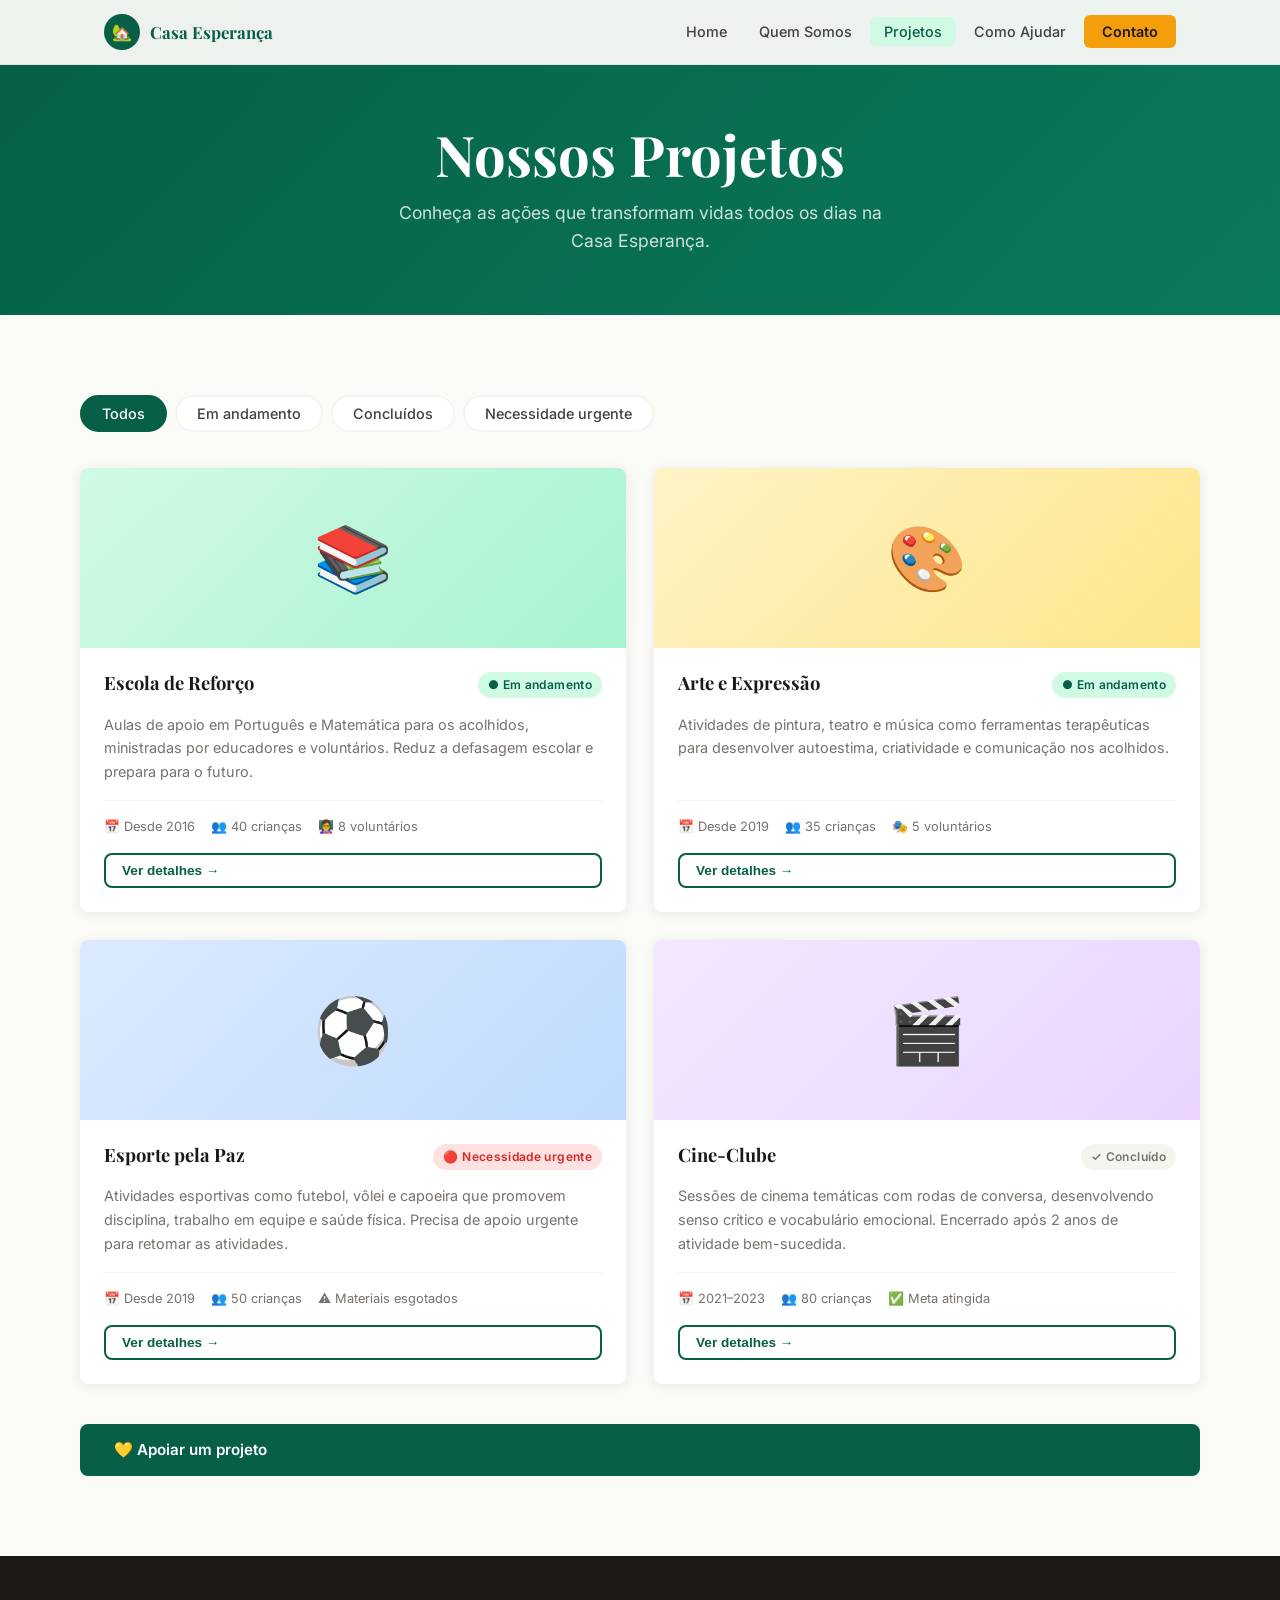
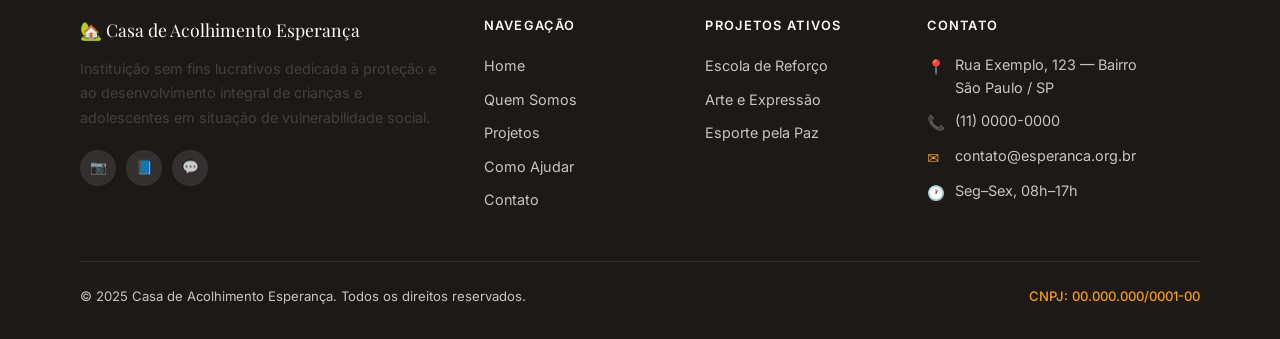
<file: projetos.html>
<!DOCTYPE html>
<html lang="pt-BR">
<head>
  <meta charset="UTF-8">
  <meta name="viewport" content="width=device-width, initial-scale=1.0">
  <meta name="description" content="Conheça os projetos da Casa de Acolhimento Esperança — ações que transformam vidas em São Paulo.">
  <title>Projetos — Casa de Acolhimento Esperança</title>
  <link rel="stylesheet" href="css/style.css">
  <style>
    /* TABS */
    .projetos-tabs {
      display: flex;
      gap: 8px;
      flex-wrap: wrap;
      margin-bottom: 36px;
    }
    .tab-btn {
      padding: 8px 20px;
      border-radius: 999px;
      border: 2px solid var(--stone);
      background: var(--white);
      cursor: pointer;
      font-size: .9rem;
      font-weight: 500;
      color: var(--text-mid);
      transition: var(--transition);
      font-family: var(--font-body);
    }
    .tab-btn:hover { border-color: var(--green); color: var(--green); }
    .tab-btn.active {
      background: var(--green);
      border-color: var(--green);
      color: var(--white);
    }

    /* PROJETO CARDS */
    .projetos-grid {
      display: grid;
      grid-template-columns: repeat(2, 1fr);
      gap: 28px;
      margin-bottom: 40px;
    }
    .projeto-card {
      background: var(--white);
      border-radius: var(--radius);
      overflow: hidden;
      box-shadow: var(--shadow);
      display: flex;
      flex-direction: column;
      transition: transform var(--transition), box-shadow var(--transition);
    }
    .projeto-card:hover { transform: translateY(-5px); box-shadow: var(--shadow-md); }
    .projeto-card[hidden] { display: none; }

    .projeto-card__img {
      height: 180px;
      display: flex;
      align-items: center;
      justify-content: center;
      font-size: 4rem;
    }
    .projeto-card__img--edu   { background: linear-gradient(135deg, #d1fae5, #a7f3d0); }
    .projeto-card__img--arte  { background: linear-gradient(135deg, #fef3c7, #fde68a); }
    .projeto-card__img--esporte { background: linear-gradient(135deg, #dbeafe, #bfdbfe); }
    .projeto-card__img--cine  { background: linear-gradient(135deg, #f3e8ff, #e9d5ff); }

    .projeto-card__body {
      padding: 24px;
      flex: 1;
      display: flex;
      flex-direction: column;
    }
    .projeto-card__header {
      display: flex;
      justify-content: space-between;
      align-items: flex-start;
      gap: 12px;
      margin-bottom: 10px;
    }
    .projeto-card h3 { font-size: 1.15rem; margin-bottom: 8px; }
    .projeto-card p  { font-size: .9rem; color: var(--text-light); line-height: 1.65; flex: 1; }

    .projeto-card__meta {
      display: flex;
      gap: 16px;
      margin-top: 16px;
      padding-top: 16px;
      border-top: 1px solid var(--stone);
      flex-wrap: wrap;
    }
    .meta-item { display: flex; align-items: center; gap: 6px; font-size: .8rem; color: var(--text-light); }

    .btn-load {
      display: block;
      margin: 0 auto;
      padding: 12px 32px;
    }
    #no-results {
      text-align: center;
      padding: 60px 0;
      color: var(--text-light);
      grid-column: 1 / -1;
      display: none;
    }
    #no-results.show { display: block; }

    /* MODAL */
    .modal-overlay {
      display: none;
      position: fixed; inset: 0;
      background: rgba(0,0,0,.5);
      z-index: 2000;
      align-items: center;
      justify-content: center;
      padding: 24px;
    }
    .modal-overlay.open { display: flex; }
    .modal {
      background: var(--white);
      border-radius: 12px;
      max-width: 600px;
      width: 100%;
      max-height: 90vh;
      overflow-y: auto;
      padding: 36px;
      position: relative;
    }
    .modal__close {
      position: absolute; top: 16px; right: 16px;
      background: var(--stone); border: none; cursor: pointer;
      width: 32px; height: 32px; border-radius: 50%;
      font-size: 1rem; display: flex; align-items: center; justify-content: center;
    }
    .modal__img {
      height: 160px;
      border-radius: var(--radius);
      display: flex; align-items: center; justify-content: center;
      font-size: 4rem;
      margin-bottom: 20px;
    }
    .modal h2 { margin-bottom: 8px; }
    .modal p  { color: var(--text-mid); line-height: 1.7; margin-bottom: 12px; }
    .modal__needs { margin-top: 16px; }
    .modal__needs h4 { margin-bottom: 8px; font-size: 1rem; }
    .need-item {
      display: flex; gap: 8px; align-items: center;
      padding: 8px 12px; background: var(--stone); border-radius: 6px; margin-bottom: 6px;
      font-size: .88rem;
    }

    @media (max-width: 768px) {
      .projetos-grid { grid-template-columns: 1fr; }
    }
  </style>
</head>
<body>

<header class="navbar" role="banner">
  <div class="navbar__inner">
    <a href="index.html" class="navbar__logo" aria-label="Casa de Acolhimento Esperança - Página Inicial">
      <span class="navbar__logo-icon" aria-hidden="true">🏡</span>
      <span>Casa Esperança</span>
    </a>
    <nav aria-label="Navegação principal">
      <ul class="navbar__menu" id="main-menu" role="list">
        <li><a href="index.html"        class="navbar__link">Home</a></li>
        <li><a href="quem-somos.html"   class="navbar__link">Quem Somos</a></li>
        <li><a href="projetos.html"     class="navbar__link active">Projetos</a></li>
        <li><a href="como-ajudar.html"  class="navbar__link">Como Ajudar</a></li>
        <li><a href="contato.html"      class="navbar__link navbar__cta">Contato</a></li>
      </ul>
    </nav>
    <button class="navbar__hamburger" aria-label="Abrir menu" aria-expanded="false" aria-controls="main-menu">
      <span></span><span></span><span></span>
    </button>
  </div>
</header>

<main id="main-content">

<section class="page-header">
  <h1>Nossos Projetos</h1>
  <p>Conheça as ações que transformam vidas todos os dias na Casa Esperança.</p>
</section>

<section class="section" aria-labelledby="projetos-title">
  <div class="container">

    <!-- Tabs -->
    <div class="projetos-tabs" role="tablist" aria-label="Filtrar projetos por status">
      <button class="tab-btn active" role="tab" aria-selected="true"  data-filter="todos">Todos</button>
      <button class="tab-btn"        role="tab" aria-selected="false" data-filter="em_andamento">Em andamento</button>
      <button class="tab-btn"        role="tab" aria-selected="false" data-filter="concluido">Concluídos</button>
      <button class="tab-btn"        role="tab" aria-selected="false" data-filter="urgente">Necessidade urgente</button>
    </div>

    <!-- Grid -->
    <div class="projetos-grid" id="projetos-grid" aria-label="Lista de projetos">

      <article class="projeto-card" data-status="em_andamento" data-reveal>
        <div class="projeto-card__img projeto-card__img--edu">📚</div>
        <div class="projeto-card__body">
          <div class="projeto-card__header">
            <h3>Escola de Reforço</h3>
            <span class="badge badge-green">● Em andamento</span>
          </div>
          <p>Aulas de apoio em Português e Matemática para os acolhidos, ministradas por educadores e voluntários. Reduz a defasagem escolar e prepara para o futuro.</p>
          <div class="projeto-card__meta">
            <span class="meta-item">📅 Desde 2016</span>
            <span class="meta-item">👥 40 crianças</span>
            <span class="meta-item">👩‍🏫 8 voluntários</span>
          </div>
          <button class="btn btn-ghost" style="margin-top:16px;padding:8px 16px;font-size:.85rem" onclick="abrirModal('reforco')">Ver detalhes →</button>
        </div>
      </article>

      <article class="projeto-card" data-status="em_andamento" data-reveal data-delay="1">
        <div class="projeto-card__img projeto-card__img--arte">🎨</div>
        <div class="projeto-card__body">
          <div class="projeto-card__header">
            <h3>Arte e Expressão</h3>
            <span class="badge badge-green">● Em andamento</span>
          </div>
          <p>Atividades de pintura, teatro e música como ferramentas terapêuticas para desenvolver autoestima, criatividade e comunicação nos acolhidos.</p>
          <div class="projeto-card__meta">
            <span class="meta-item">📅 Desde 2019</span>
            <span class="meta-item">👥 35 crianças</span>
            <span class="meta-item">🎭 5 voluntários</span>
          </div>
          <button class="btn btn-ghost" style="margin-top:16px;padding:8px 16px;font-size:.85rem" onclick="abrirModal('arte')">Ver detalhes →</button>
        </div>
      </article>

      <article class="projeto-card" data-status="urgente" data-reveal>
        <div class="projeto-card__img projeto-card__img--esporte">⚽</div>
        <div class="projeto-card__body">
          <div class="projeto-card__header">
            <h3>Esporte pela Paz</h3>
            <span class="badge badge-red">🔴 Necessidade urgente</span>
          </div>
          <p>Atividades esportivas como futebol, vôlei e capoeira que promovem disciplina, trabalho em equipe e saúde física. Precisa de apoio urgente para retomar as atividades.</p>
          <div class="projeto-card__meta">
            <span class="meta-item">📅 Desde 2019</span>
            <span class="meta-item">👥 50 crianças</span>
            <span class="meta-item">⚠️ Materiais esgotados</span>
          </div>
          <button class="btn btn-ghost" style="margin-top:16px;padding:8px 16px;font-size:.85rem" onclick="abrirModal('esporte')">Ver detalhes →</button>
        </div>
      </article>

      <article class="projeto-card" data-status="concluido" data-reveal data-delay="1">
        <div class="projeto-card__img projeto-card__img--cine">🎬</div>
        <div class="projeto-card__body">
          <div class="projeto-card__header">
            <h3>Cine-Clube</h3>
            <span class="badge badge-stone">✓ Concluído</span>
          </div>
          <p>Sessões de cinema temáticas com rodas de conversa, desenvolvendo senso crítico e vocabulário emocional. Encerrado após 2 anos de atividade bem-sucedida.</p>
          <div class="projeto-card__meta">
            <span class="meta-item">📅 2021–2023</span>
            <span class="meta-item">👥 80 crianças</span>
            <span class="meta-item">✅ Meta atingida</span>
          </div>
          <button class="btn btn-ghost" style="margin-top:16px;padding:8px 16px;font-size:.85rem" onclick="abrirModal('cine')">Ver detalhes →</button>
        </div>
      </article>

      <div id="no-results" role="status" aria-live="polite">
        <span style="font-size:2rem">🔍</span>
        <p style="margin-top:8px">Nenhum projeto encontrado nesta categoria.</p>
      </div>
    </div>

    <a href="como-ajudar.html" class="btn btn-green btn-load">💛 Apoiar um projeto</a>
  </div>
</section>

</main>

<!-- MODAL TEMPLATE -->
<div class="modal-overlay" id="modal-overlay" role="dialog" aria-modal="true" aria-labelledby="modal-title">
  <div class="modal">
    <button class="modal__close" onclick="fecharModal()" aria-label="Fechar">✕</button>
    <div id="modal-content"></div>
  </div>
</div>

<footer class="footer" role="contentinfo">
  <div class="footer__grid">
    <div>
      <div class="footer__brand">🏡 Casa de Acolhimento Esperança</div>
      <p class="footer__desc">Instituição sem fins lucrativos dedicada à proteção e ao desenvolvimento integral de crianças e adolescentes em situação de vulnerabilidade social.</p>
      <div class="footer__socials">
        <a href="#" class="footer__social" aria-label="Instagram">📷</a>
        <a href="#" class="footer__social" aria-label="Facebook">📘</a>
        <a href="#" class="footer__social" aria-label="WhatsApp">💬</a>
      </div>
    </div>
    <div>
      <div class="footer__col-title">Navegação</div>
      <ul class="footer__links">
        <li><a href="index.html">Home</a></li>
        <li><a href="quem-somos.html">Quem Somos</a></li>
        <li><a href="projetos.html">Projetos</a></li>
        <li><a href="como-ajudar.html">Como Ajudar</a></li>
        <li><a href="contato.html">Contato</a></li>
      </ul>
    </div>
    <div>
      <div class="footer__col-title">Projetos Ativos</div>
      <ul class="footer__links">
        <li><a href="#">Escola de Reforço</a></li>
        <li><a href="#">Arte e Expressão</a></li>
        <li><a href="#">Esporte pela Paz</a></li>
      </ul>
    </div>
    <div>
      <div class="footer__col-title">Contato</div>
      <div class="footer__contact-item"><span class="footer__contact-icon">📍</span><span>Rua Exemplo, 123 — Bairro<br>São Paulo / SP</span></div>
      <div class="footer__contact-item"><span class="footer__contact-icon">📞</span><span>(11) 0000-0000</span></div>
      <div class="footer__contact-item"><span class="footer__contact-icon">✉️</span><span>contato@esperanca.org.br</span></div>
      <div class="footer__contact-item"><span class="footer__contact-icon">🕐</span><span>Seg–Sex, 08h–17h</span></div>
    </div>
  </div>
  <div class="footer__bottom">
    <span>© 2025 Casa de Acolhimento Esperança. Todos os direitos reservados.</span>
    <span class="footer__cnpj">CNPJ: 00.000.000/0001-00</span>
  </div>
</footer>

<script src="js/global.js"></script>
<script>
// ── Filter tabs ──
const tabBtns = document.querySelectorAll('.tab-btn');
const cards   = document.querySelectorAll('.projeto-card');
const noRes   = document.getElementById('no-results');

tabBtns.forEach(btn => {
  btn.addEventListener('click', () => {
    tabBtns.forEach(b => { b.classList.remove('active'); b.setAttribute('aria-selected','false'); });
    btn.classList.add('active');
    btn.setAttribute('aria-selected','true');

    const filter = btn.dataset.filter;
    let visible = 0;
    cards.forEach(card => {
      const show = filter === 'todos' || card.dataset.status === filter;
      card.hidden = !show;
      if (show) visible++;
    });
    noRes.classList.toggle('show', visible === 0);
  });
});

// ── Modals ──
const modals = {
  reforco: {
    img: '📚', bg: 'linear-gradient(135deg,#d1fae5,#a7f3d0)',
    status: '<span class="badge badge-green">● Em andamento</span>',
    title: 'Escola de Reforço',
    desc: 'O projeto funciona de segunda a sexta, das 14h às 16h, com turmas separadas por faixa etária. Os conteúdos são alinhados com o currículo escolar de cada criança, com foco em Português, Matemática e habilidades de leitura.',
    needs: ['Cadernos e material escolar', 'Livros paradidáticos', 'Impressora e cartuchos']
  },
  arte: {
    img: '🎨', bg: 'linear-gradient(135deg,#fef3c7,#fde68a)',
    status: '<span class="badge badge-green">● Em andamento</span>',
    title: 'Arte e Expressão',
    desc: 'Realizado às quartas e sextas, o projeto conta com voluntários das áreas de artes visuais, música e teatro. As atividades têm abordagem lúdica e terapêutica, sendo acompanhadas pela psicóloga da casa.',
    needs: ['Tintas e pincéis', 'Telas de pintura', 'Instrumentos musicais simples']
  },
  esporte: {
    img: '⚽', bg: 'linear-gradient(135deg,#dbeafe,#bfdbfe)',
    status: '<span class="badge badge-red">🔴 Necessidade urgente</span>',
    title: 'Esporte pela Paz',
    desc: 'As atividades esportivas estão temporariamente reduzidas por falta de materiais. O projeto precisa de bolas, coletes e apoio de voluntários com experiência em educação física ou esportes coletivos.',
    needs: ['Bolas de futebol e vôlei', 'Coletes esportivos', 'Voluntário educador físico']
  },
  cine: {
    img: '🎬', bg: 'linear-gradient(135deg,#f3e8ff,#e9d5ff)',
    status: '<span class="badge badge-stone">✓ Concluído</span>',
    title: 'Cine-Clube',
    desc: 'O Cine-Clube funcionou entre 2021 e 2023, realizando mais de 80 sessões. O projeto alcançou todos os objetivos propostos e seu modelo foi documentado para servir de base para futuras iniciativas similares.',
    needs: []
  }
};

function abrirModal(id) {
  const m = modals[id];
  const needsHtml = m.needs.length
    ? `<div class="modal__needs"><h4>📦 Necessidades do projeto:</h4>${m.needs.map(n=>`<div class="need-item">⚠️ ${n}</div>`).join('')}</div>`
    : '<p style="color:var(--green);font-weight:500">✅ Projeto sem necessidades pendentes no momento.</p>';
  document.getElementById('modal-content').innerHTML = `
    <div class="modal__img" style="background:${m.bg}">${m.img}</div>
    <div style="margin-bottom:10px">${m.status}</div>
    <h2 id="modal-title">${m.title}</h2>
    <p style="margin-top:12px">${m.desc}</p>
    ${needsHtml}
    <div style="margin-top:24px;display:flex;gap:12px;flex-wrap:wrap">
      <a href="como-ajudar.html" class="btn btn-green">💛 Apoiar este projeto</a>
      <button onclick="fecharModal()" class="btn btn-ghost">Fechar</button>
    </div>`;
  document.getElementById('modal-overlay').classList.add('open');
  document.body.style.overflow = 'hidden';
}

function fecharModal() {
  document.getElementById('modal-overlay').classList.remove('open');
  document.body.style.overflow = '';
}

document.getElementById('modal-overlay').addEventListener('click', e => {
  if (e.target === document.getElementById('modal-overlay')) fecharModal();
});
document.addEventListener('keydown', e => { if (e.key === 'Escape') fecharModal(); });
</script>
</body>
</html>
</file>
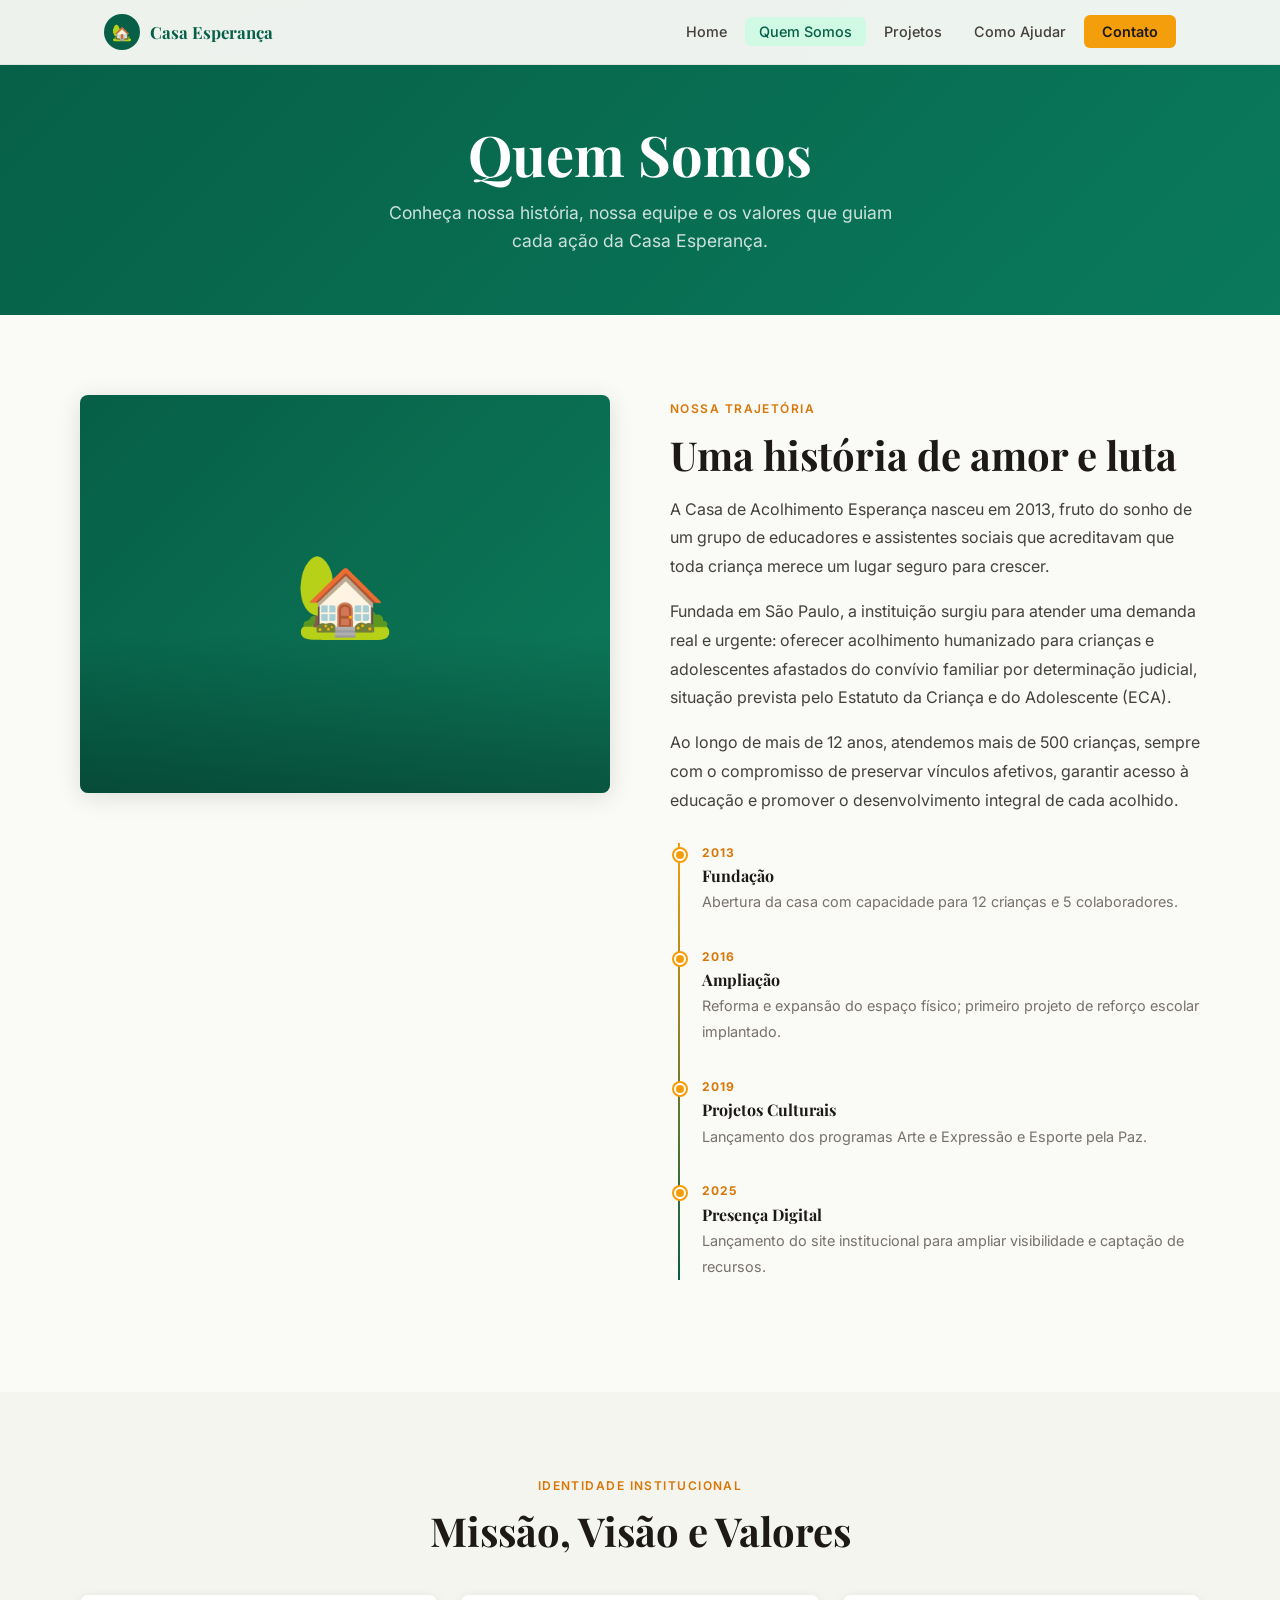
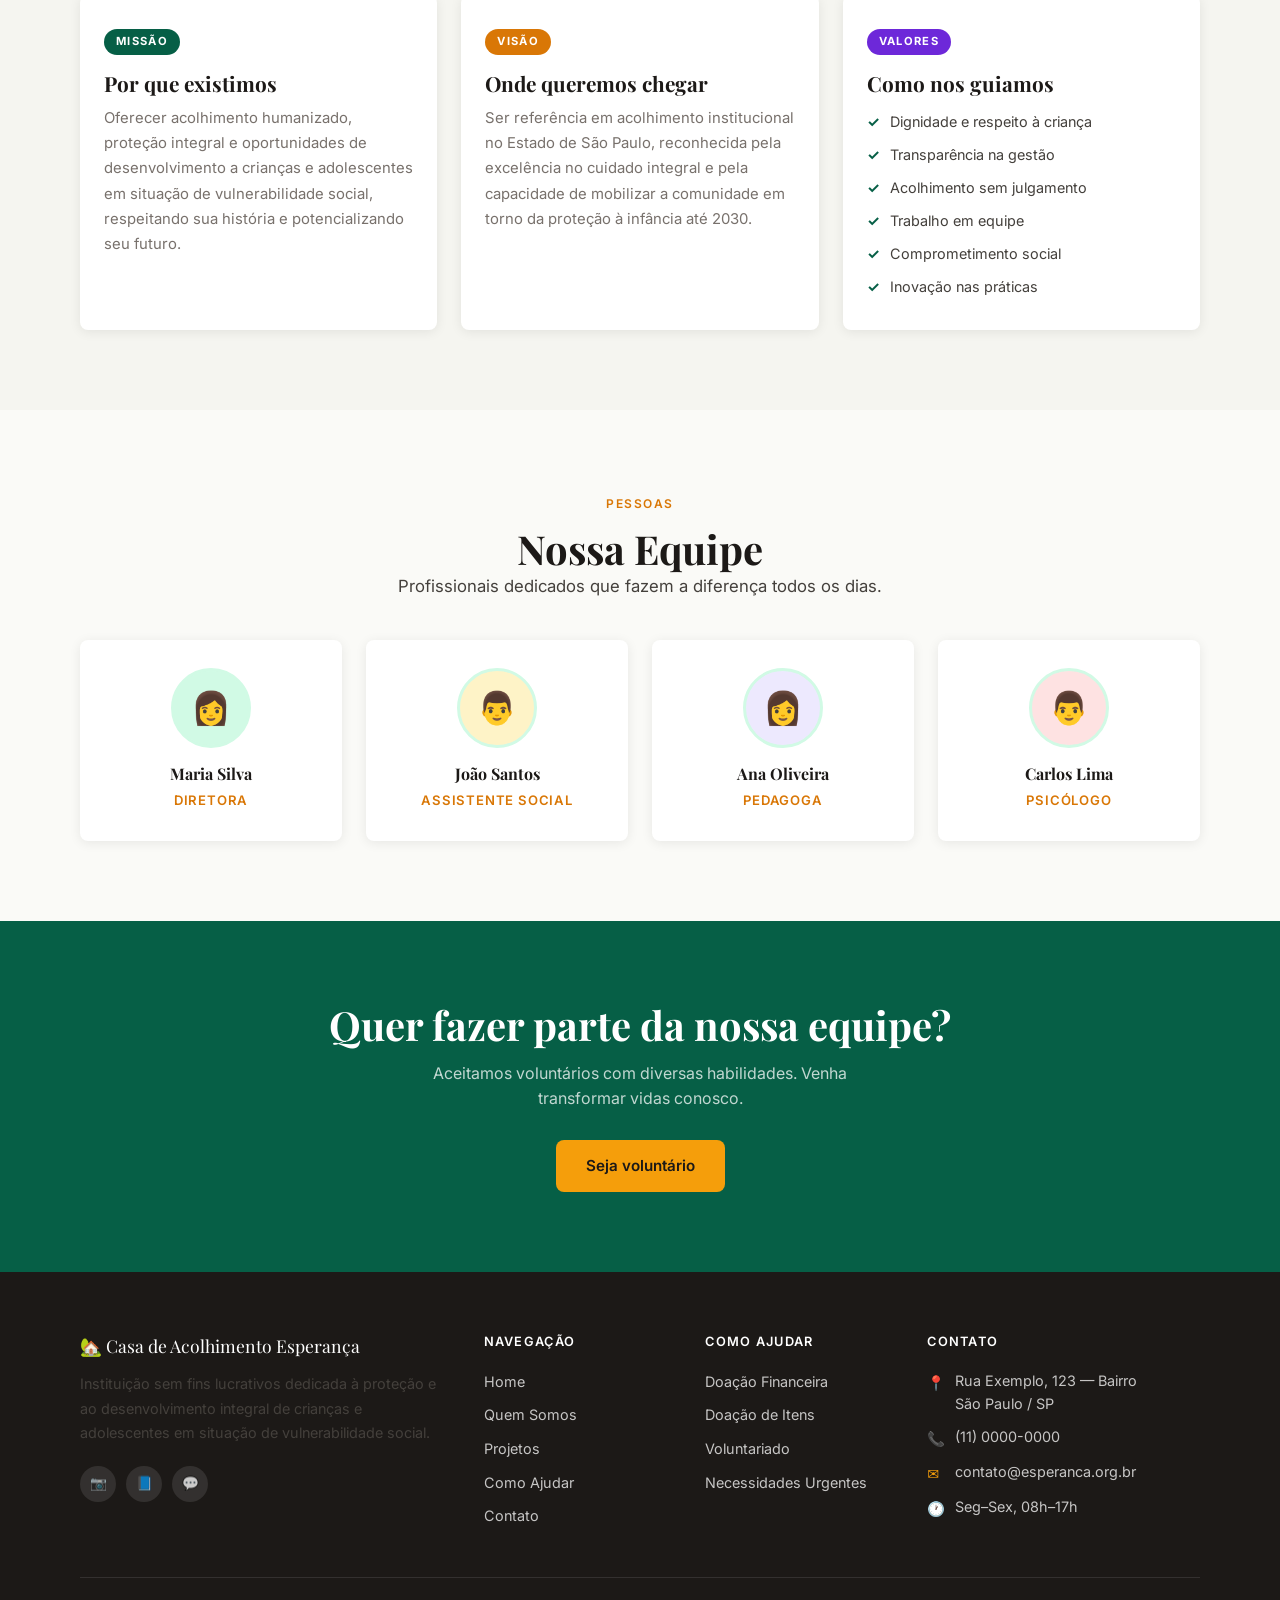
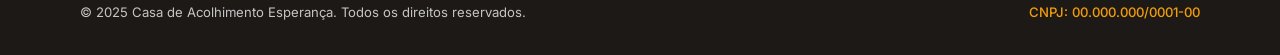
<file: quem-somos.html>
<!DOCTYPE html>
<html lang="pt-BR">
<head>
  <meta charset="UTF-8">
  <meta name="viewport" content="width=device-width, initial-scale=1.0">
  <meta name="description" content="Conheça a história, missão, visão e equipe da Casa de Acolhimento Esperança.">
  <title>Quem Somos — Casa de Acolhimento Esperança</title>
  <link rel="stylesheet" href="css/style.css">
  <style>
    .historia-grid {
      display: grid;
      grid-template-columns: 1fr 1fr;
      gap: 60px;
      align-items: start;
    }
    .historia-img {
      border-radius: var(--radius);
      overflow: hidden;
      aspect-ratio: 4/3;
      background: linear-gradient(135deg, var(--green) 0%, #0d7a5a 100%);
      display: flex;
      align-items: center;
      justify-content: center;
      font-size: 5rem;
      box-shadow: var(--shadow-md);
      position: relative;
    }
    .historia-img::after {
      content: '';
      position: absolute;
      bottom: 0; left: 0; right: 0;
      height: 40%;
      background: linear-gradient(to top, rgba(0,0,0,.3), transparent);
    }
    .historia-content h2 { margin-bottom: 16px; }
    .historia-content p { line-height: 1.8; margin-bottom: 16px; }

    .mvv-grid {
      display: grid;
      grid-template-columns: repeat(3, 1fr);
      gap: 24px;
    }
    .mvv-card {
      background: var(--white);
      border-radius: var(--radius);
      padding: 32px 24px;
      box-shadow: var(--shadow);
    }
    .mvv-card__tag {
      display: inline-block;
      background: var(--green);
      color: var(--white);
      font-size: .7rem;
      font-weight: 700;
      letter-spacing: .12em;
      text-transform: uppercase;
      padding: 4px 12px;
      border-radius: 999px;
      margin-bottom: 16px;
    }
    .mvv-card h3 { margin-bottom: 10px; font-size: 1.3rem; }
    .mvv-card p  { font-size: .93rem; color: var(--text-light); line-height: 1.7; }

    .valores-list { display: flex; flex-direction: column; gap: 10px; margin-top: 14px; }
    .valor-item {
      display: flex; align-items: center; gap: 10px;
      font-size: .9rem; color: var(--text-mid);
    }
    .valor-item::before { content: '✓'; color: var(--green); font-weight: 700; flex-shrink: 0; }

    .equipe-grid {
      display: grid;
      grid-template-columns: repeat(4, 1fr);
      gap: 24px;
    }
    .equipe-card {
      background: var(--white);
      border-radius: var(--radius);
      padding: 28px 20px;
      text-align: center;
      box-shadow: var(--shadow);
      transition: transform var(--transition);
    }
    .equipe-card:hover { transform: translateY(-4px); }
    .equipe-card__foto {
      width: 80px; height: 80px;
      border-radius: 50%;
      margin: 0 auto 16px;
      display: flex; align-items: center; justify-content: center;
      font-size: 2rem;
      border: 3px solid var(--green-light);
    }
    .equipe-card h4 { font-size: 1rem; margin-bottom: 4px; }
    .equipe-card .cargo { font-size: .82rem; color: var(--amber-dark); font-weight: 600; text-transform: uppercase; letter-spacing: .06em; }

    .linha-do-tempo { position: relative; padding-left: 32px; }
    .linha-do-tempo::before {
      content: '';
      position: absolute;
      left: 8px; top: 0; bottom: 0;
      width: 2px;
      background: linear-gradient(to bottom, var(--amber), var(--green));
    }
    .timeline-item { position: relative; margin-bottom: 32px; }
    .timeline-item::before {
      content: '';
      position: absolute;
      left: -28px; top: 6px;
      width: 12px; height: 12px;
      border-radius: 50%;
      background: var(--amber);
      border: 2px solid var(--white);
      box-shadow: 0 0 0 2px var(--amber);
    }
    .timeline-item__year {
      font-size: .75rem;
      font-weight: 700;
      color: var(--amber-dark);
      text-transform: uppercase;
      letter-spacing: .08em;
      margin-bottom: 4px;
    }
    .timeline-item h4 { font-size: 1rem; margin-bottom: 4px; }
    .timeline-item p  { font-size: .9rem; color: var(--text-light); }

    @media (max-width: 900px) {
      .equipe-grid { grid-template-columns: repeat(2,1fr); }
      .mvv-grid { grid-template-columns: 1fr; }
    }
    @media (max-width: 768px) {
      .historia-grid { grid-template-columns: 1fr; }
    }
    @media (max-width: 480px) {
      .equipe-grid { grid-template-columns: 1fr; }
    }
  </style>
</head>
<body>

<header class="navbar" role="banner">
  <div class="navbar__inner">
    <a href="index.html" class="navbar__logo" aria-label="Casa de Acolhimento Esperança - Página Inicial">
      <span class="navbar__logo-icon" aria-hidden="true">🏡</span>
      <span>Casa Esperança</span>
    </a>
    <nav aria-label="Navegação principal">
      <ul class="navbar__menu" id="main-menu" role="list">
        <li><a href="index.html"        class="navbar__link">Home</a></li>
        <li><a href="quem-somos.html"   class="navbar__link active">Quem Somos</a></li>
        <li><a href="projetos.html"     class="navbar__link">Projetos</a></li>
        <li><a href="como-ajudar.html"  class="navbar__link">Como Ajudar</a></li>
        <li><a href="contato.html"      class="navbar__link navbar__cta">Contato</a></li>
      </ul>
    </nav>
    <button class="navbar__hamburger" aria-label="Abrir menu" aria-expanded="false" aria-controls="main-menu">
      <span></span><span></span><span></span>
    </button>
  </div>
</header>

<main id="main-content">

<!-- PAGE HEADER -->
<section class="page-header">
  <h1>Quem Somos</h1>
  <p>Conheça nossa história, nossa equipe e os valores que guiam cada ação da Casa Esperança.</p>
</section>

<!-- HISTÓRIA -->
<section class="section" aria-labelledby="historia-title">
  <div class="container">
    <div class="historia-grid">
      <div class="historia-img" aria-hidden="true">🏡</div>
      <div class="historia-content" data-reveal>
        <span class="section-label">Nossa Trajetória</span>
        <h2 id="historia-title">Uma história de amor e luta</h2>
        <p>
          A Casa de Acolhimento Esperança nasceu em 2013, fruto do sonho de um grupo de educadores e assistentes
          sociais que acreditavam que toda criança merece um lugar seguro para crescer.
        </p>
        <p>
          Fundada em São Paulo, a instituição surgiu para atender uma demanda real e urgente: oferecer acolhimento
          humanizado para crianças e adolescentes afastados do convívio familiar por determinação judicial, situação
          prevista pelo Estatuto da Criança e do Adolescente (ECA).
        </p>
        <p>
          Ao longo de mais de 12 anos, atendemos mais de 500 crianças, sempre com o compromisso de preservar
          vínculos afetivos, garantir acesso à educação e promover o desenvolvimento integral de cada acolhido.
        </p>
        <div style="margin-top:28px">
          <div class="linha-do-tempo">
            <div class="timeline-item">
              <div class="timeline-item__year">2013</div>
              <h4>Fundação</h4>
              <p>Abertura da casa com capacidade para 12 crianças e 5 colaboradores.</p>
            </div>
            <div class="timeline-item">
              <div class="timeline-item__year">2016</div>
              <h4>Ampliação</h4>
              <p>Reforma e expansão do espaço físico; primeiro projeto de reforço escolar implantado.</p>
            </div>
            <div class="timeline-item">
              <div class="timeline-item__year">2019</div>
              <h4>Projetos Culturais</h4>
              <p>Lançamento dos programas Arte e Expressão e Esporte pela Paz.</p>
            </div>
            <div class="timeline-item">
              <div class="timeline-item__year">2025</div>
              <h4>Presença Digital</h4>
              <p>Lançamento do site institucional para ampliar visibilidade e captação de recursos.</p>
            </div>
          </div>
        </div>
      </div>
    </div>
  </div>
</section>

<!-- MVV -->
<section class="section section--alt" aria-labelledby="mvv-title">
  <div class="container">
    <div class="text-center" style="margin-bottom:40px" data-reveal>
      <span class="section-label">Identidade Institucional</span>
      <h2 id="mvv-title">Missão, Visão e Valores</h2>
    </div>
    <div class="mvv-grid">
      <div class="mvv-card" data-reveal>
        <span class="mvv-card__tag">Missão</span>
        <h3>Por que existimos</h3>
        <p>Oferecer acolhimento humanizado, proteção integral e oportunidades de desenvolvimento a crianças e adolescentes em situação de vulnerabilidade social, respeitando sua história e potencializando seu futuro.</p>
      </div>
      <div class="mvv-card" data-reveal data-delay="1">
        <span class="mvv-card__tag" style="background:var(--amber-dark)">Visão</span>
        <h3>Onde queremos chegar</h3>
        <p>Ser referência em acolhimento institucional no Estado de São Paulo, reconhecida pela excelência no cuidado integral e pela capacidade de mobilizar a comunidade em torno da proteção à infância até 2030.</p>
      </div>
      <div class="mvv-card" data-reveal data-delay="2">
        <span class="mvv-card__tag" style="background:#6d28d9">Valores</span>
        <h3>Como nos guiamos</h3>
        <div class="valores-list">
          <span class="valor-item">Dignidade e respeito à criança</span>
          <span class="valor-item">Transparência na gestão</span>
          <span class="valor-item">Acolhimento sem julgamento</span>
          <span class="valor-item">Trabalho em equipe</span>
          <span class="valor-item">Comprometimento social</span>
          <span class="valor-item">Inovação nas práticas</span>
        </div>
      </div>
    </div>
  </div>
</section>

<!-- EQUIPE -->
<section class="section" aria-labelledby="equipe-title">
  <div class="container">
    <div class="text-center" style="margin-bottom:40px" data-reveal>
      <span class="section-label">Pessoas</span>
      <h2 id="equipe-title">Nossa Equipe</h2>
      <p class="section-sub" style="margin:0 auto">Profissionais dedicados que fazem a diferença todos os dias.</p>
    </div>
    <div class="equipe-grid">
      <div class="equipe-card" data-reveal>
        <div class="equipe-card__foto" style="background:var(--green-light)">👩</div>
        <h4>Maria Silva</h4>
        <span class="cargo">Diretora</span>
      </div>
      <div class="equipe-card" data-reveal data-delay="1">
        <div class="equipe-card__foto" style="background:var(--amber-light)">👨</div>
        <h4>João Santos</h4>
        <span class="cargo">Assistente Social</span>
      </div>
      <div class="equipe-card" data-reveal data-delay="2">
        <div class="equipe-card__foto" style="background:#ede9fe">👩</div>
        <h4>Ana Oliveira</h4>
        <span class="cargo">Pedagoga</span>
      </div>
      <div class="equipe-card" data-reveal data-delay="3">
        <div class="equipe-card__foto" style="background:#fee2e2">👨</div>
        <h4>Carlos Lima</h4>
        <span class="cargo">Psicólogo</span>
      </div>
    </div>
  </div>
</section>

<!-- CTA -->
<section class="section section--green text-center">
  <div class="container" data-reveal>
    <h2 style="color:var(--white);margin-bottom:12px">Quer fazer parte da nossa equipe?</h2>
    <p style="color:rgba(255,255,255,.75);margin-bottom:28px;max-width:420px;margin-left:auto;margin-right:auto">
      Aceitamos voluntários com diversas habilidades. Venha transformar vidas conosco.
    </p>
    <a href="contato.html" class="btn btn-primary">Seja voluntário</a>
  </div>
</section>

</main>

<footer class="footer" role="contentinfo">
  <div class="footer__grid">
    <div>
      <div class="footer__brand">🏡 Casa de Acolhimento Esperança</div>
      <p class="footer__desc">Instituição sem fins lucrativos dedicada à proteção e ao desenvolvimento integral de crianças e adolescentes em situação de vulnerabilidade social.</p>
      <div class="footer__socials">
        <a href="#" class="footer__social" aria-label="Instagram">📷</a>
        <a href="#" class="footer__social" aria-label="Facebook">📘</a>
        <a href="#" class="footer__social" aria-label="WhatsApp">💬</a>
      </div>
    </div>
    <div>
      <div class="footer__col-title">Navegação</div>
      <ul class="footer__links">
        <li><a href="index.html">Home</a></li>
        <li><a href="quem-somos.html">Quem Somos</a></li>
        <li><a href="projetos.html">Projetos</a></li>
        <li><a href="como-ajudar.html">Como Ajudar</a></li>
        <li><a href="contato.html">Contato</a></li>
      </ul>
    </div>
    <div>
      <div class="footer__col-title">Como Ajudar</div>
      <ul class="footer__links">
        <li><a href="como-ajudar.html#financeiro">Doação Financeira</a></li>
        <li><a href="como-ajudar.html#itens">Doação de Itens</a></li>
        <li><a href="como-ajudar.html#voluntariado">Voluntariado</a></li>
        <li><a href="como-ajudar.html#urgentes">Necessidades Urgentes</a></li>
      </ul>
    </div>
    <div>
      <div class="footer__col-title">Contato</div>
      <div class="footer__contact-item"><span class="footer__contact-icon">📍</span><span>Rua Exemplo, 123 — Bairro<br>São Paulo / SP</span></div>
      <div class="footer__contact-item"><span class="footer__contact-icon">📞</span><span>(11) 0000-0000</span></div>
      <div class="footer__contact-item"><span class="footer__contact-icon">✉️</span><span>contato@esperanca.org.br</span></div>
      <div class="footer__contact-item"><span class="footer__contact-icon">🕐</span><span>Seg–Sex, 08h–17h</span></div>
    </div>
  </div>
  <div class="footer__bottom">
    <span>© 2025 Casa de Acolhimento Esperança. Todos os direitos reservados.</span>
    <span class="footer__cnpj">CNPJ: 00.000.000/0001-00</span>
  </div>
</footer>

<script src="js/global.js"></script>
</body>
</html>
</file>
<file: css/style.css>
/* ============================================================
   CASA DE ACOLHIMENTO ESPERANÇA — Global Stylesheet
   Paleta: âmbar quente (#F59E0B), verde esperança (#065F46),
           creme (#FEF3C7), off-white (#FAFAF7), cinza-escuro (#1C1917)
   ============================================================ */

@import url('https://fonts.googleapis.com/css2?family=Playfair+Display:wght@400;600;700&family=Inter:wght@300;400;500;600&display=swap');

/* ── Reset & Base ── */
*, *::before, *::after { box-sizing: border-box; margin: 0; padding: 0; }

:root {
  --amber:      #F59E0B;
  --amber-dark: #D97706;
  --amber-light:#FEF3C7;
  --green:      #065F46;
  --green-mid:  #047857;
  --green-light:#D1FAE5;
  --cream:      #FAFAF7;
  --stone:      #F5F5F0;
  --text:       #1C1917;
  --text-mid:   #44403C;
  --text-light: #78716C;
  --white:      #FFFFFF;
  --red:        #DC2626;
  --red-light:  #FEE2E2;
  --radius:     8px;
  --shadow:     0 2px 12px rgba(0,0,0,.08);
  --shadow-md:  0 4px 24px rgba(0,0,0,.12);
  --transition: .25s ease;
  --font-display: 'Playfair Display', Georgia, serif;
  --font-body:    'Inter', system-ui, sans-serif;
}

html { scroll-behavior: smooth; }

body {
  font-family: var(--font-body);
  color: var(--text);
  background: var(--cream);
  line-height: 1.6;
  font-size: 16px;
}

img { max-width: 100%; display: block; }
a  { color: inherit; text-decoration: none; }
ul { list-style: none; }

/* ── Typography helpers ── */
.display { font-family: var(--font-display); }

h1,h2,h3,h4 { font-family: var(--font-display); line-height: 1.2; color: var(--text); }
h1 { font-size: clamp(2rem,5vw,3.5rem); }
h2 { font-size: clamp(1.6rem,4vw,2.5rem); }
h3 { font-size: 1.25rem; }

p { color: var(--text-mid); }

.section { padding: 80px 24px; }
.section--alt { background: var(--stone); }
.section--green { background: var(--green); color: var(--white); }
.section--amber { background: var(--amber-light); }

.container { max-width: 1120px; margin: 0 auto; width: 100%; }

.section-label {
  display: inline-block;
  font-size: .75rem;
  font-weight: 600;
  letter-spacing: .12em;
  text-transform: uppercase;
  color: var(--amber-dark);
  margin-bottom: 12px;
}

.section-title { margin-bottom: 16px; }
.section-sub   { font-size: 1.05rem; color: var(--text-mid); max-width: 560px; margin-bottom: 40px; }

/* ── Buttons ── */
.btn {
  display: inline-flex;
  align-items: center;
  gap: 8px;
  padding: 12px 28px;
  border-radius: var(--radius);
  font-weight: 600;
  font-size: .95rem;
  cursor: pointer;
  border: 2px solid transparent;
  transition: var(--transition);
  text-decoration: none;
}
.btn-primary { background: var(--amber); color: var(--text); }
.btn-primary:hover { background: var(--amber-dark); transform: translateY(-1px); box-shadow: var(--shadow-md); }

.btn-outline { border-color: var(--white); color: var(--white); background: transparent; }
.btn-outline:hover { background: var(--white); color: var(--text); }

.btn-green { background: var(--green); color: var(--white); }
.btn-green:hover { background: var(--green-mid); transform: translateY(-1px); box-shadow: var(--shadow-md); }

.btn-ghost { color: var(--green); border-color: var(--green); background: transparent; }
.btn-ghost:hover { background: var(--green-light); }

/* ── NAVBAR ── */
.navbar {
  position: fixed;
  top: 0; left: 0; right: 0;
  z-index: 1000;
  background: rgba(250,250,247,.95);
  backdrop-filter: blur(10px);
  -webkit-backdrop-filter: blur(10px);
  border-bottom: 1px solid rgba(0,0,0,.06);
  transition: box-shadow var(--transition);
}
.navbar.scrolled { box-shadow: var(--shadow-md); }

.navbar__inner {
  max-width: 1120px;
  margin: 0 auto;
  padding: 0 24px;
  height: 64px;
  display: flex;
  align-items: center;
  justify-content: space-between;
  gap: 32px;
}

.navbar__logo {
  display: flex;
  align-items: center;
  gap: 10px;
  font-family: var(--font-display);
  font-size: 1.05rem;
  font-weight: 700;
  color: var(--green);
  text-decoration: none;
  flex-shrink: 0;
}
.navbar__logo-icon {
  width: 36px; height: 36px;
  background: var(--green);
  border-radius: 50%;
  display: flex; align-items: center; justify-content: center;
  font-size: 1rem;
  flex-shrink: 0;
}

.navbar__menu {
  display: flex;
  align-items: center;
  gap: 4px;
}
.navbar__link {
  padding: 6px 14px;
  border-radius: 6px;
  font-size: .9rem;
  font-weight: 500;
  color: var(--text-mid);
  transition: var(--transition);
}
.navbar__link:hover,
.navbar__link.active { color: var(--green); background: var(--green-light); }

.navbar__cta {
  background: var(--amber);
  color: var(--text) !important;
  padding: 8px 18px !important;
  font-weight: 600 !important;
}
.navbar__cta:hover { background: var(--amber-dark) !important; }

.navbar__hamburger {
  display: none;
  flex-direction: column;
  gap: 5px;
  cursor: pointer;
  padding: 8px;
  background: none;
  border: none;
}
.navbar__hamburger span {
  display: block;
  width: 22px; height: 2px;
  background: var(--text);
  border-radius: 2px;
  transition: var(--transition);
}

/* ── FOOTER ── */
.footer {
  background: var(--text);
  color: rgba(255,255,255,.75);
  padding: 60px 24px 32px;
}
.footer__grid {
  max-width: 1120px; margin: 0 auto;
  display: grid;
  grid-template-columns: 2fr 1fr 1fr 1.5fr;
  gap: 40px;
  padding-bottom: 40px;
  border-bottom: 1px solid rgba(255,255,255,.1);
}
.footer__brand { font-family: var(--font-display); color: var(--white); font-size: 1.1rem; margin-bottom: 12px; }
.footer__desc { font-size: .9rem; line-height: 1.7; margin-bottom: 20px; }
.footer__socials { display: flex; gap: 10px; }
.footer__social {
  width: 36px; height: 36px;
  background: rgba(255,255,255,.1);
  border-radius: 50%;
  display: flex; align-items: center; justify-content: center;
  font-size: .85rem;
  transition: var(--transition);
}
.footer__social:hover { background: var(--amber); color: var(--text); }

.footer__col-title { color: var(--white); font-size: .8rem; letter-spacing: .1em; text-transform: uppercase; font-weight: 600; margin-bottom: 16px; }
.footer__links li { margin-bottom: 8px; }
.footer__links a { font-size: .9rem; transition: var(--transition); }
.footer__links a:hover { color: var(--amber); }

.footer__contact-item { display: flex; gap: 10px; margin-bottom: 10px; font-size: .9rem; }
.footer__contact-icon { width: 18px; color: var(--amber); flex-shrink: 0; margin-top: 2px; }

.footer__bottom {
  max-width: 1120px; margin: 24px auto 0;
  display: flex; justify-content: space-between; align-items: center;
  font-size: .82rem;
  flex-wrap: wrap; gap: 8px;
}
.footer__cnpj { color: var(--amber); font-weight: 500; }

/* ── BADGE ── */
.badge {
  display: inline-flex;
  align-items: center;
  gap: 5px;
  padding: 3px 10px;
  border-radius: 999px;
  font-size: .75rem;
  font-weight: 600;
  letter-spacing: .03em;
}
.badge-green  { background: var(--green-light); color: var(--green); }
.badge-amber  { background: var(--amber-light); color: var(--amber-dark); }
.badge-red    { background: var(--red-light); color: var(--red); }
.badge-stone  { background: var(--stone); color: var(--text-light); }

/* ── CARDS base ── */
.card {
  background: var(--white);
  border-radius: var(--radius);
  box-shadow: var(--shadow);
  overflow: hidden;
  transition: transform var(--transition), box-shadow var(--transition);
}
.card:hover { transform: translateY(-4px); box-shadow: var(--shadow-md); }

/* ── GRID helpers ── */
.grid-2 { display: grid; grid-template-columns: repeat(2,1fr); gap: 28px; }
.grid-3 { display: grid; grid-template-columns: repeat(3,1fr); gap: 28px; }
.grid-4 { display: grid; grid-template-columns: repeat(4,1fr); gap: 24px; }

/* ── Page header ── */
.page-header {
  padding: 120px 24px 60px;
  background: linear-gradient(135deg, var(--green) 0%, #0a7a5c 100%);
  color: var(--white);
  text-align: center;
}
.page-header h1 { color: var(--white); margin-bottom: 12px; }
.page-header p  { color: rgba(255,255,255,.8); font-size: 1.1rem; max-width: 520px; margin: 0 auto; }

/* ── Utilities ── */
.text-center { text-align: center; }
.mt-auto    { margin-top: auto; }
.mb-8       { margin-bottom: 8px; }
.mb-16      { margin-bottom: 16px; }
.gap-16     { gap: 16px; }

/* ── RESPONSIVE ── */
@media (max-width: 900px) {
  .grid-4 { grid-template-columns: repeat(2,1fr); }
  .footer__grid { grid-template-columns: 1fr 1fr; }
}

@media (max-width: 768px) {
  .navbar__menu { display: none; position: fixed; top: 64px; left: 0; right: 0; background: var(--cream); padding: 16px 24px 24px; flex-direction: column; align-items: flex-start; border-bottom: 1px solid rgba(0,0,0,.08); box-shadow: var(--shadow-md); }
  .navbar__menu.open { display: flex; }
  .navbar__hamburger { display: flex; }
  .grid-2, .grid-3 { grid-template-columns: 1fr; }
  .footer__grid { grid-template-columns: 1fr; }
  .section { padding: 60px 20px; }
}

@media (max-width: 480px) {
  .grid-4 { grid-template-columns: 1fr; }
}

/* ── Focus visible ── */
:focus-visible { outline: 2px solid var(--amber); outline-offset: 3px; border-radius: 4px; }

/* ── Reduced motion ── */
@media (prefers-reduced-motion: reduce) {
  *, *::before, *::after { transition: none !important; animation: none !important; }
}
</file>
<file: css/home.css>
/* ── HOME CSS ── */

/* HERO */
.hero {
  min-height: 100vh;
  background: linear-gradient(135deg, #0a4a35 0%, #065F46 40%, #0d7a5a 100%);
  display: flex;
  align-items: center;
  position: relative;
  overflow: hidden;
  padding: 100px 24px 60px;
}
.hero::before {
  content: '';
  position: absolute; inset: 0;
  background: url("data:image/svg+xml,%3Csvg width='60' height='60' viewBox='0 0 60 60' xmlns='http://www.w3.org/2000/svg'%3E%3Cg fill='none' fill-rule='evenodd'%3E%3Cg fill='%23ffffff' fill-opacity='0.03'%3E%3Cpath d='M36 34v-4h-2v4h-4v2h4v4h2v-4h4v-2h-4zm0-30V0h-2v4h-4v2h4v4h2V6h4V4h-4zM6 34v-4H4v4H0v2h4v4h2v-4h4v-2H6zM6 4V0H4v4H0v2h4v4h2V6h4V4H6z'/%3E%3C/g%3E%3C/g%3E%3C/svg%3E");
}
.hero__overlay { display:none; }
.hero__content {
  position: relative;
  max-width: 1120px;
  margin: 0 auto;
  width: 100%;
  z-index: 1;
}
.hero__eyebrow {
  display: inline-flex;
  align-items: center;
  gap: 8px;
  background: rgba(245,158,11,.15);
  border: 1px solid rgba(245,158,11,.3);
  color: var(--amber);
  padding: 6px 16px;
  border-radius: 999px;
  font-size: .85rem;
  font-weight: 500;
  margin-bottom: 24px;
}
.hero__eyebrow::before { content:'✦'; font-size: .7rem; }

.hero__title {
  color: var(--white);
  font-size: clamp(2.5rem, 6vw, 4.5rem);
  line-height: 1.1;
  margin-bottom: 20px;
  max-width: 700px;
}
.hero__title em { color: var(--amber); font-style: normal; }

.hero__sub {
  color: rgba(255,255,255,.78);
  font-size: 1.1rem;
  max-width: 520px;
  margin-bottom: 36px;
  line-height: 1.7;
}
.hero__actions {
  display: flex;
  gap: 14px;
  flex-wrap: wrap;
  margin-bottom: 60px;
}
.hero__stats {
  display: flex;
  gap: 40px;
  flex-wrap: wrap;
  border-top: 1px solid rgba(255,255,255,.12);
  padding-top: 28px;
}
.hero__stat { display: flex; flex-direction: column; gap: 2px; }
.hero__stat strong { font-size: 2rem; font-weight: 700; color: var(--amber); font-family: var(--font-display); line-height: 1; }
.hero__stat span   { font-size: .82rem; color: rgba(255,255,255,.6); text-transform: uppercase; letter-spacing: .06em; }

/* MISSÃO */
.missao-grid { margin-top: 8px; }
.missao-card {
  background: var(--white);
  border-radius: var(--radius);
  padding: 36px 28px;
  text-align: center;
  box-shadow: var(--shadow);
  transition: transform var(--transition), box-shadow var(--transition);
  border-top: 3px solid transparent;
}
.missao-card:hover { transform: translateY(-6px); box-shadow: var(--shadow-md); border-top-color: var(--amber); }
.missao-card--featured { border-top-color: var(--amber); background: linear-gradient(to bottom, var(--amber-light), var(--white)); }
.missao-card__icon { font-size: 2.5rem; margin-bottom: 16px; display: block; }
.missao-card h3 { margin-bottom: 10px; }
.missao-card p  { font-size: .93rem; color: var(--text-light); line-height: 1.7; }

/* COMO AJUDAR BANNER */
.como-ajudar-banner {
  display: grid;
  grid-template-columns: 1fr 1.5fr;
  gap: 60px;
  align-items: center;
}
.como-ajudar-banner h2 { margin-bottom: 12px; }
.como-ajudar-banner p  { color: var(--text-light); line-height: 1.7; }
.como-ajudar-banner__options { display: flex; flex-direction: column; gap: 12px; }
.ajuda-option {
  display: flex;
  align-items: center;
  gap: 16px;
  background: var(--white);
  border-radius: var(--radius);
  padding: 18px 24px;
  box-shadow: var(--shadow);
  border: 2px solid transparent;
  transition: var(--transition);
  cursor: pointer;
  text-decoration: none;
  color: inherit;
}
.ajuda-option:hover { border-color: var(--amber); transform: translateX(4px); }
.ajuda-option__icon { font-size: 1.8rem; flex-shrink: 0; }
.ajuda-option strong { display: block; font-weight: 600; margin-bottom: 2px; }
.ajuda-option small  { color: var(--text-light); font-size: .85rem; }

/* PROJETOS GRID */
.section-header { display: flex; justify-content: space-between; align-items: flex-end; margin-bottom: 32px; flex-wrap: wrap; gap: 16px; }
.projeto-card__img {
  height: 200px;
  background-size: cover;
  background-position: center;
}
.projeto-card__img--edu {
  background-color: #d1fae5;
  background-image: repeating-linear-gradient(45deg, rgba(6,95,70,.05) 0px, rgba(6,95,70,.05) 2px, transparent 2px, transparent 20px);
  display: flex; align-items: center; justify-content: center;
  font-size: 4rem;
}
.projeto-card__img--edu::after  { content: '📚'; }
.projeto-card__img--arte::after { content: '🎨'; }
.projeto-card__img--arte {
  background-color: #fef3c7;
  display: flex; align-items: center; justify-content: center;
  font-size: 4rem;
}
.projeto-card__body { padding: 24px; display: flex; flex-direction: column; }
.projeto-card__body h3 { margin: 10px 0 8px; }
.projeto-card__body p  { font-size: .93rem; color: var(--text-light); flex: 1; line-height: 1.6; }

/* IMPACTO */
.impacto-grid { margin-top: 8px; }
.impacto-item { padding: 20px; }
.impacto-item strong { display: block; font-size: 3rem; font-weight: 700; color: var(--amber); font-family: var(--font-display); line-height: 1.1; margin-bottom: 8px; }
.impacto-item span   { font-size: .85rem; color: rgba(255,255,255,.6); text-transform: uppercase; letter-spacing: .06em; }

/* CTA FINAL */
.cta-section {
  background: var(--amber-light);
  border-top: 2px solid rgba(245,158,11,.2);
}
.cta-section h2 { margin-bottom: 0; }

/* RESPONSIVE */
@media (max-width: 768px) {
  .como-ajudar-banner { grid-template-columns: 1fr; gap: 32px; }
  .hero__stats { gap: 24px; }
}
</file>
